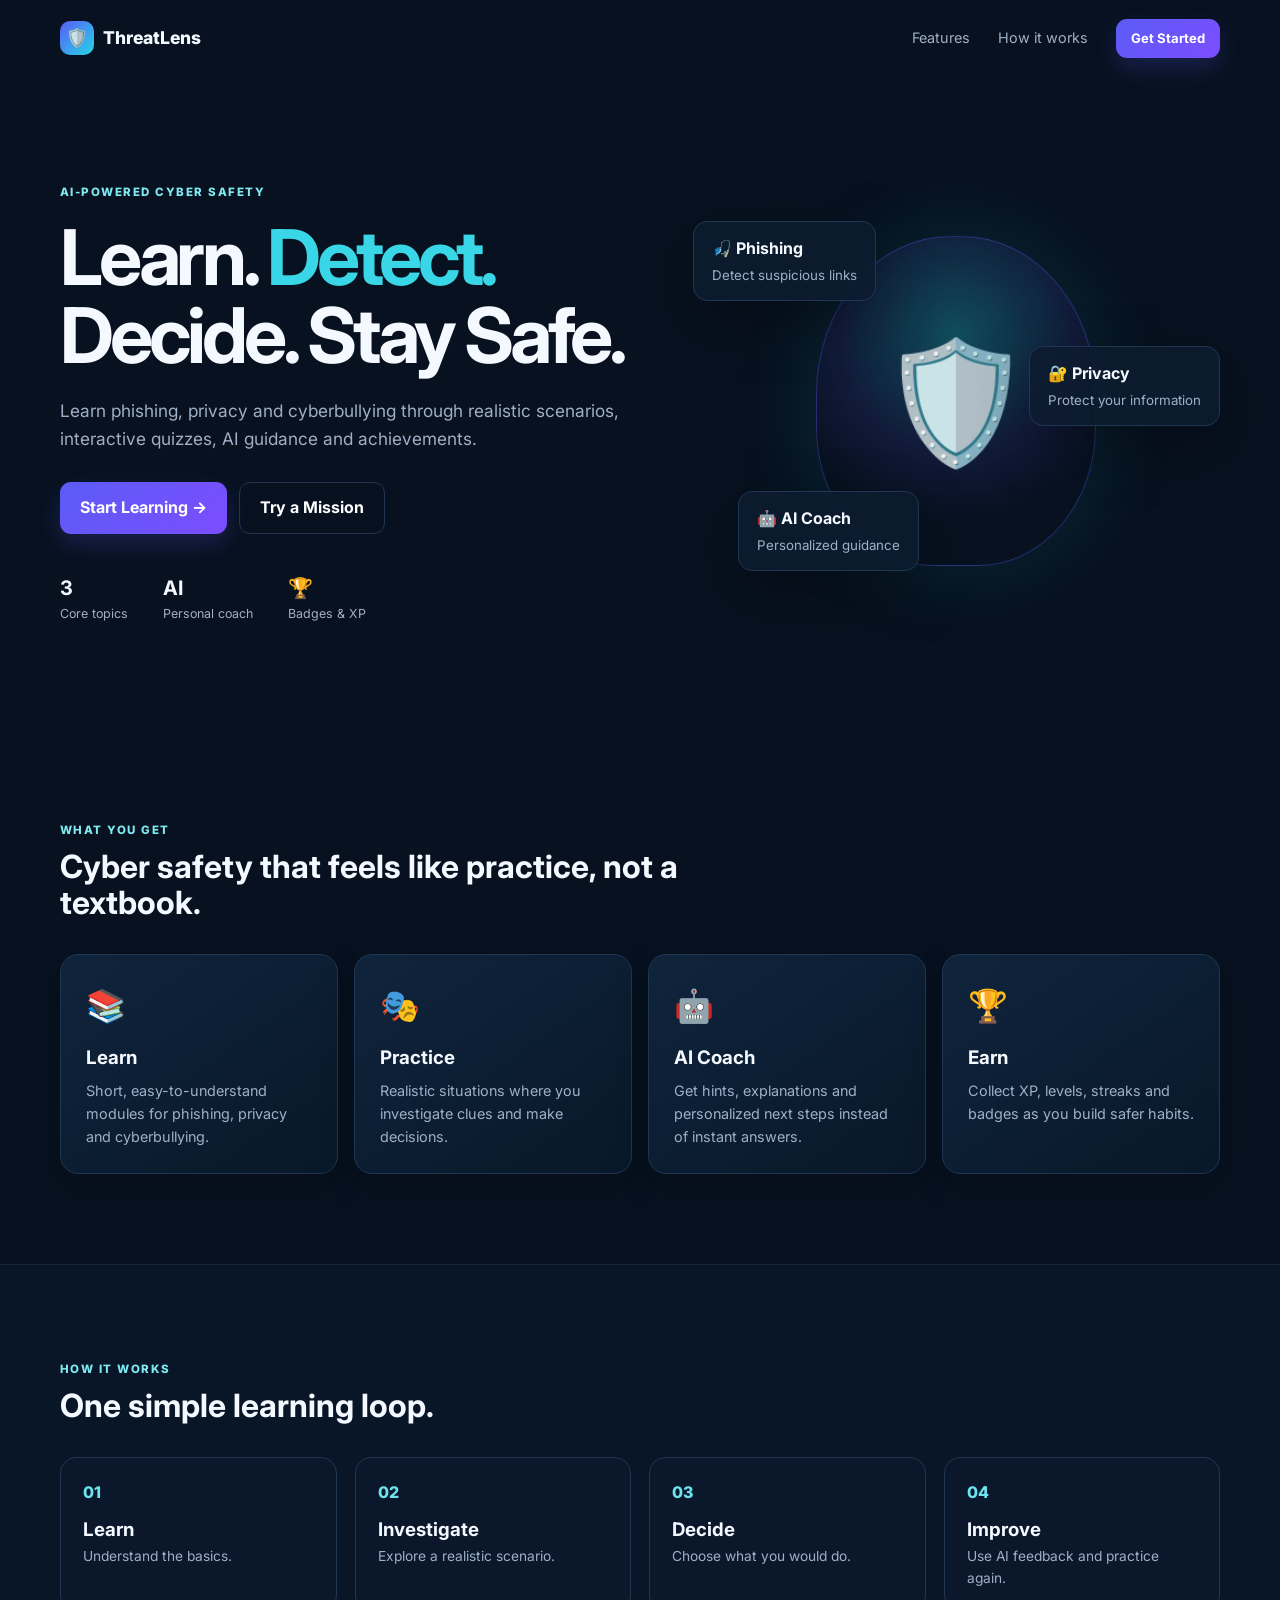
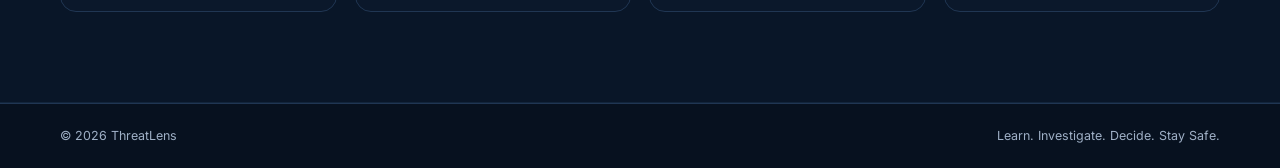
<file: threatlens_prototype/index.html>
<!DOCTYPE html>
<html lang="en">
<head>
  <meta charset="UTF-8">
  <meta name="viewport" content="width=device-width, initial-scale=1.0">
  <title>ThreatLens | Cyber Safety Learning</title>
  <link rel="stylesheet" href="style.css">
</head>
<body class="landing-page">
  <header class="navbar container">
    <a class="brand" href="index.html"><span class="brand-icon">🛡️</span> ThreatLens</a>
    <nav>
      <a href="#features">Features</a>
      <a href="#how-it-works">How it works</a>
      <a href="login.html" class="btn btn-small">Get Started</a>
    </nav>
  </header>

  <main>
    <section class="hero container">
      <div class="hero-copy">
        <span class="eyebrow">AI-POWERED CYBER SAFETY</span>
        <h1>Learn. <span>Detect.</span><br>Decide. Stay Safe.</h1>
        <p>Learn phishing, privacy and cyberbullying through realistic scenarios, interactive quizzes, AI guidance and achievements.</p>
        <div class="hero-actions">
          <a href="login.html" class="btn">Start Learning →</a>
          <a href="mission.html" class="btn btn-ghost">Try a Mission</a>
        </div>
        <div class="hero-stats">
          <div><strong>3</strong><span>Core topics</span></div>
          <div><strong>AI</strong><span>Personal coach</span></div>
          <div><strong>🏆</strong><span>Badges & XP</span></div>
        </div>
      </div>
      <div class="hero-visual">
        <div class="shield-orb">🛡️</div>
        <div class="float-card card-one">🎣 Phishing<br><small>Detect suspicious links</small></div>
        <div class="float-card card-two">🔐 Privacy<br><small>Protect your information</small></div>
        <div class="float-card card-three">🤖 AI Coach<br><small>Personalized guidance</small></div>
      </div>
    </section>

    <section id="features" class="section container">
      <div class="section-heading"><span class="eyebrow">WHAT YOU GET</span><h2>Cyber safety that feels like practice, not a textbook.</h2></div>
      <div class="feature-grid">
        <article class="feature-card"><div class="feature-icon">📚</div><h3>Learn</h3><p>Short, easy-to-understand modules for phishing, privacy and cyberbullying.</p></article>
        <article class="feature-card"><div class="feature-icon">🎭</div><h3>Practice</h3><p>Realistic situations where you investigate clues and make decisions.</p></article>
        <article class="feature-card"><div class="feature-icon">🤖</div><h3>AI Coach</h3><p>Get hints, explanations and personalized next steps instead of instant answers.</p></article>
        <article class="feature-card"><div class="feature-icon">🏆</div><h3>Earn</h3><p>Collect XP, levels, streaks and badges as you build safer habits.</p></article>
      </div>
    </section>

    <section id="how-it-works" class="section section-alt">
      <div class="container">
        <div class="section-heading"><span class="eyebrow">HOW IT WORKS</span><h2>One simple learning loop.</h2></div>
        <div class="steps">
          <div><span>01</span><h3>Learn</h3><p>Understand the basics.</p></div>
          <div><span>02</span><h3>Investigate</h3><p>Explore a realistic scenario.</p></div>
          <div><span>03</span><h3>Decide</h3><p>Choose what you would do.</p></div>
          <div><span>04</span><h3>Improve</h3><p>Use AI feedback and practice again.</p></div>
        </div>
      </div>
    </section>
  </main>

  <footer class="footer"><div class="container"><span>© 2026 ThreatLens</span><span>Learn. Investigate. Decide. Stay Safe.</span></div></footer>
  <script src="app.js"></script>
</body>
</html>
</file>
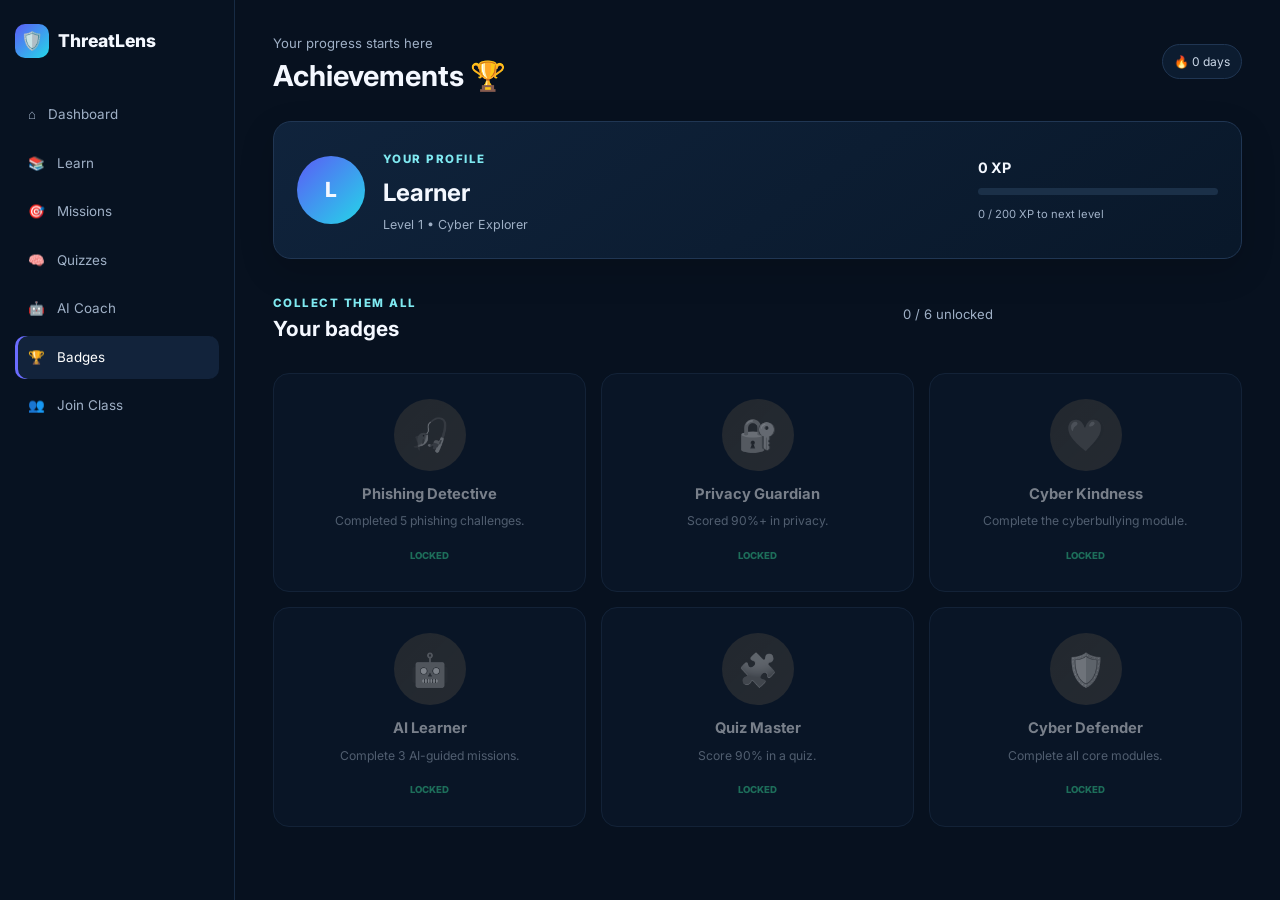
<file: threatlens_prototype/badges.html>
<!DOCTYPE html>
<html lang="en">
<head>
  <meta charset="UTF-8">
  <meta name="viewport" content="width=device-width, initial-scale=1.0">
  <title>Achievements | ThreatLens</title>
  <link rel="stylesheet" href="style.css">
</head>
<body>
  <div class="app-shell">
    <aside class="sidebar">
      <a class="brand" href="dashboard.html"><span class="brand-icon">🛡️</span> ThreatLens</a>
      <nav class="side-nav">
        <a href="dashboard.html">⌂ <span>Dashboard</span></a><a href="learn.html">📚 <span>Learn</span></a><a href="mission.html">🎯 <span>Missions</span></a><a href="quiz.html">🧠 <span>Quizzes</span></a><a href="coach.html">🤖 <span>AI Coach</span></a><a class="active" href="badges.html">🏆 <span>Badges</span></a><a href="join-class.html">👥 <span>Join Class</span></a><a id="teacherNav" href="teacher.html" class="hidden">👨‍🏫 <span>Teacher Dashboard</span></a>
      </nav>
    </aside>
    <main class="main-content">
      <header class="topbar"><div><span class="muted">Your progress starts here</span><h1>Achievements 🏆</h1></div><span class="pill">🔥 <span id="streakText">0 days</span></span></header>
      <section class="profile-banner">
        <div class="avatar big" id="badgeAvatar">A</div><div><span class="eyebrow">YOUR PROFILE</span><h2 id="badgeName">Learner</h2><p>Level <span id="badgeLevel">1</span> • Cyber Explorer</p></div><div class="profile-xp"><b><span id="badgeXP">0</span> XP</b><div class="progress-bar"><i id="badgeProgress" style="width:0%"></i></div><small><span id="badgeXP2">0</span> / 200 XP to next level</small></div>
      </section>
      <div class="section-heading row-heading"><div><span class="eyebrow">COLLECT THEM ALL</span><h2>Your badges</h2></div><span class="muted" id="badgeUnlockedText">0 / 6 unlocked</span></div>
      <section class="badge-grid">
        <article class="badge-card"><div class="badge-icon">🎣</div><h3>Phishing Detective</h3><p>Completed 5 phishing challenges.</p><span>LOCKED</span></article>
        <article class="badge-card"><div class="badge-icon">🔐</div><h3>Privacy Guardian</h3><p>Scored 90%+ in privacy.</p><span>LOCKED</span></article>
        <article class="badge-card"><div class="badge-icon">💙</div><h3>Cyber Kindness</h3><p>Complete the cyberbullying module.</p><span>LOCKED</span></article>
        <article class="badge-card"><div class="badge-icon">🤖</div><h3>AI Learner</h3><p>Complete 3 AI-guided missions.</p><span>LOCKED</span></article>
        <article class="badge-card"><div class="badge-icon">🧩</div><h3>Quiz Master</h3><p>Score 90% in a quiz.</p><span>LOCKED</span></article>
        <article class="badge-card"><div class="badge-icon">🛡️</div><h3>Cyber Defender</h3><p>Complete all core modules.</p><span>LOCKED</span></article>
      </section>
    </main>
  </div>
  <script src="app.js"></script>
</body>
</html>
</file>
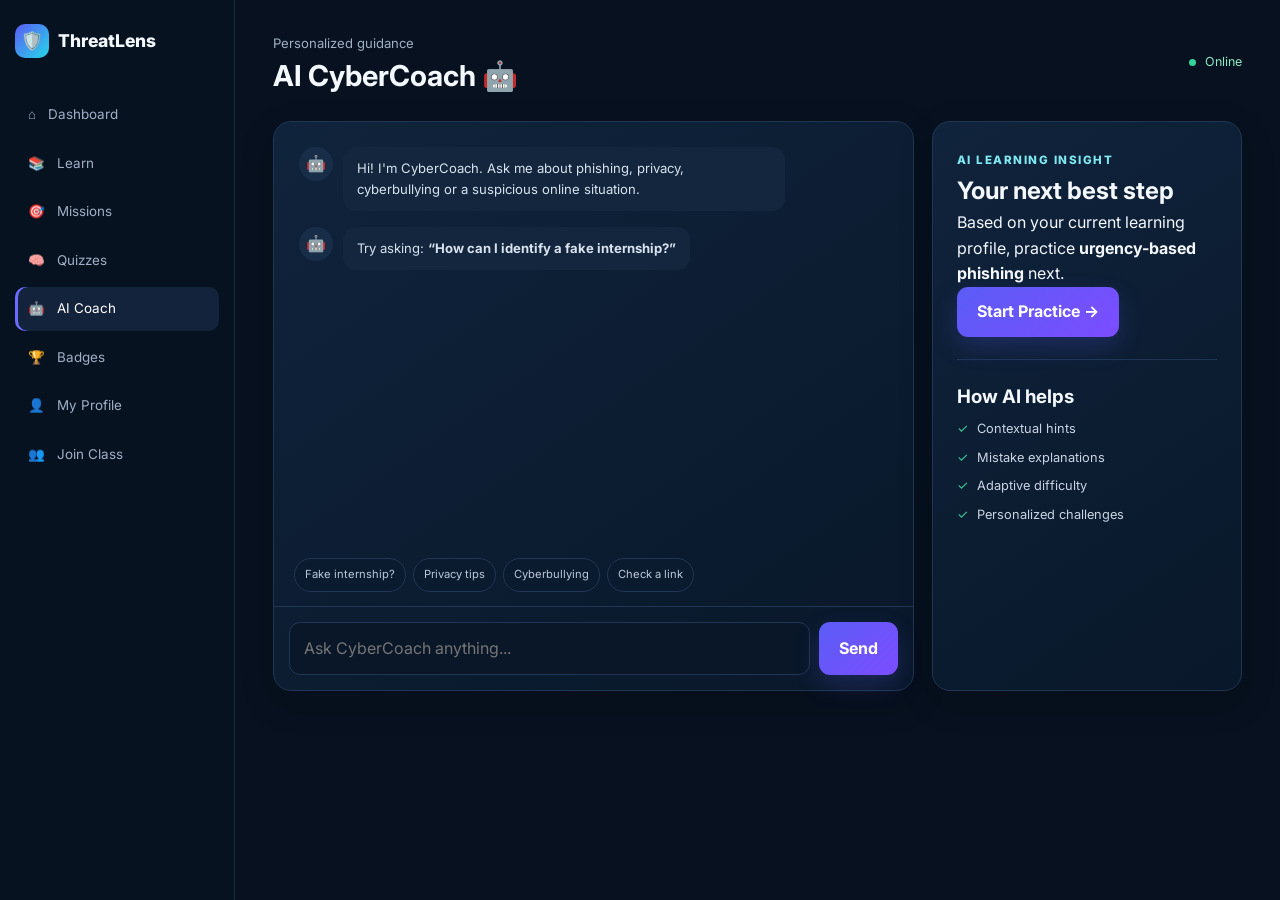
<file: threatlens_prototype/coach.html>
<!DOCTYPE html>
<html lang="en">
<head>
  <meta charset="UTF-8">
  <meta name="viewport" content="width=device-width, initial-scale=1.0">
  <title>AI CyberCoach | ThreatLens</title>
  <link rel="stylesheet" href="style.css">
</head>
<body>
  <div class="app-shell">
    <aside class="sidebar">
      <a class="brand" href="dashboard.html"><span class="brand-icon">🛡️</span> ThreatLens</a>
      <nav class="side-nav">
        <a href="dashboard.html">⌂ <span>Dashboard</span></a><a href="learn.html">📚 <span>Learn</span></a><a href="mission.html">🎯 <span>Missions</span></a><a href="quiz.html">🧠 <span>Quizzes</span></a><a class="active" href="coach.html">🤖 <span>AI Coach</span></a><a href="badges.html">🏆 <span>Badges</span></a><a href="profile.html">👤 <span>My Profile</span></a><a href="join-class.html">👥 <span>Join Class</span></a><a id="teacherNav" href="teacher.html" class="hidden">👨‍🏫 <span>Teacher Dashboard</span></a>
      </nav>
    </aside>
    <main class="main-content">
      <header class="topbar"><div><span class="muted">Personalized guidance</span><h1>AI CyberCoach 🤖</h1></div><span class="online"><i></i> Online</span></header>
      <div class="coach-page">
        <section class="chat-card">
          <div id="chatMessages" class="chat-messages">
            <div class="chat-row bot"><div class="chat-avatar">🤖</div><div class="bubble">Hi! I'm CyberCoach. Ask me about phishing, privacy, cyberbullying or a suspicious online situation.</div></div>
            <div class="chat-row bot"><div class="chat-avatar">🤖</div><div class="bubble">Try asking: <b>“How can I identify a fake internship?”</b></div></div>
          </div>
          <div class="suggestions">
            <button data-question="How can I identify a fake internship?">Fake internship?</button>
            <button data-question="What information should I keep private?">Privacy tips</button>
            <button data-question="What should I do about cyberbullying?">Cyberbullying</button>
            <button data-question="How do I check a suspicious link?">Check a link</button>
          </div>
          <form id="chatForm" class="chat-input"><input id="chatInput" placeholder="Ask CyberCoach anything..." required><button class="btn" type="submit">Send</button></form>
        </section>
        <aside class="insight-card">
          <span class="eyebrow">AI LEARNING INSIGHT</span>
          <h2>Your next best step</h2>
          <p>Based on your current learning profile, practice <b>urgency-based phishing</b> next.</p>
          <a href="mission.html?topic=phishing" class="btn">Start Practice →</a>
          <hr>
          <h3>How AI helps</h3>
          <ul class="check-list"><li>Contextual hints</li><li>Mistake explanations</li><li>Adaptive difficulty</li><li>Personalized challenges</li></ul>
        </aside>
      </div>
    </main>
  </div>
  <script src="app.js"></script>
</body>
</html>
</file>
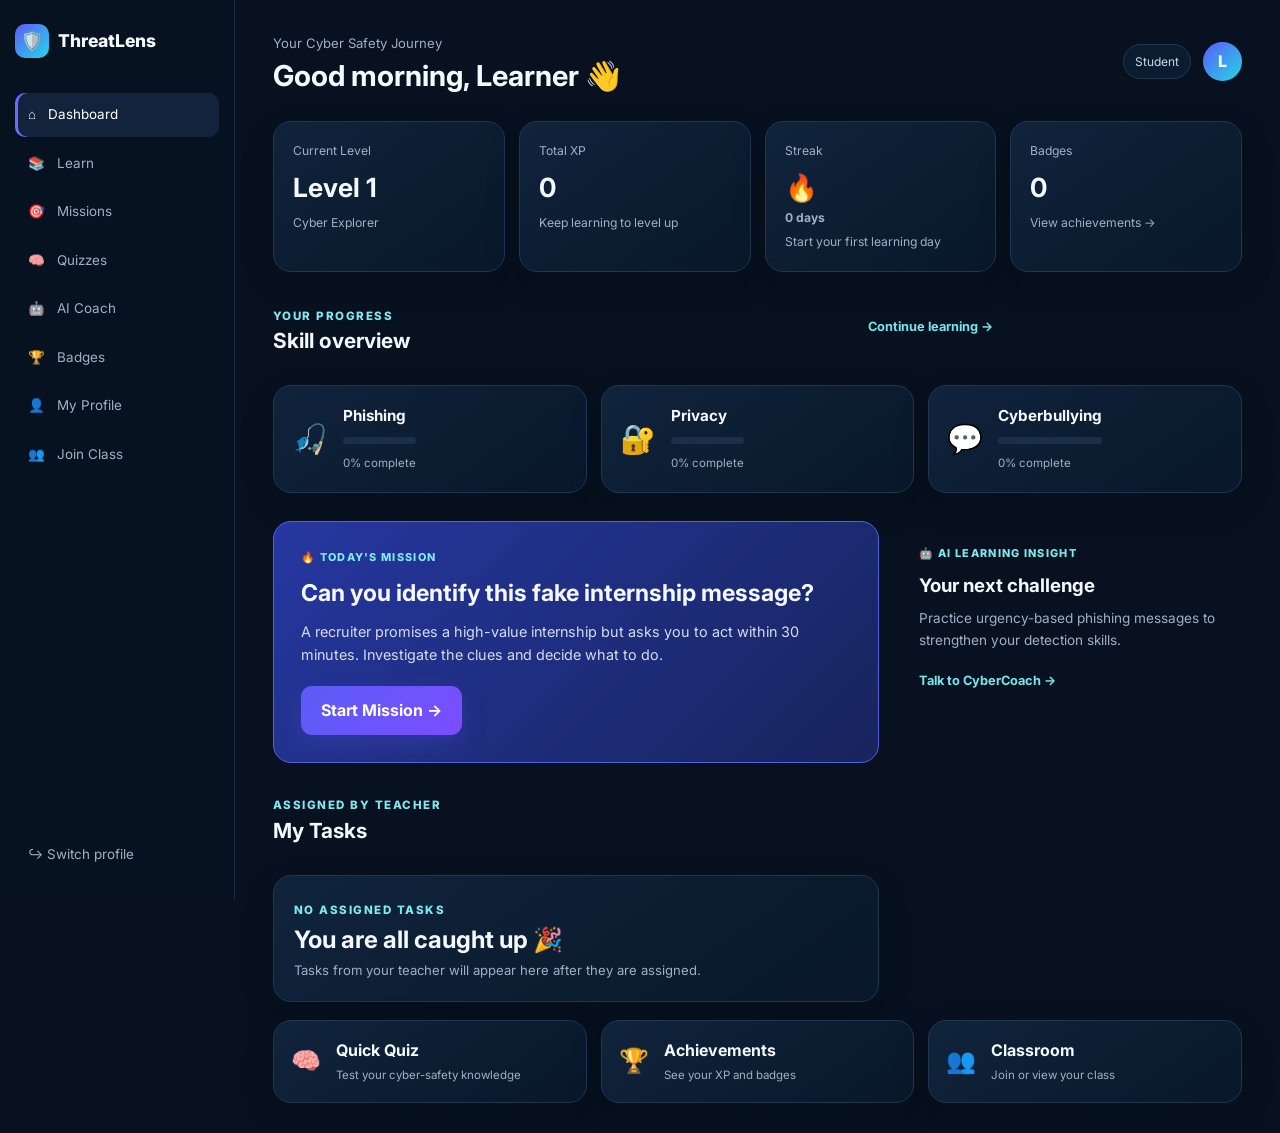
<file: threatlens_prototype/dashboard.html>
<!DOCTYPE html>
<html lang="en">
<head>
  <meta charset="UTF-8">
  <meta name="viewport" content="width=device-width, initial-scale=1.0">
  <title>Dashboard | ThreatLens</title>
  <link rel="stylesheet" href="style.css">
</head>
<body>
  <div class="app-shell">
    <aside class="sidebar">
      <a class="brand" href="dashboard.html"><span class="brand-icon">🛡️</span> ThreatLens</a>
      <nav class="side-nav">
        <a class="active" href="dashboard.html">⌂ <span>Dashboard</span></a>
        <a href="learn.html">📚 <span>Learn</span></a>
        <a href="mission.html">🎯 <span>Missions</span></a>
        <a href="quiz.html">🧠 <span>Quizzes</span></a>
        <a href="coach.html">🤖 <span>AI Coach</span></a>
        <a href="badges.html">🏆 <span>Badges</span></a><a href="profile.html">👤 <span>My Profile</span></a>
        <a href="join-class.html" id="joinClassNav">👥 <span>Join Class</span></a>
        <a id="teacherNav" href="teacher.html" class="hidden">👨‍🏫 <span>Teacher Dashboard</span></a>
      </nav>
      <a href="login.html" class="side-bottom">↪ Switch profile</a>
    </aside>

    <main class="main-content">
      <header class="topbar">
        <div><span class="muted">Your Cyber Safety Journey</span><h1>Good morning, <span id="dashboardName">Learner</span> 👋</h1></div>
        <div class="topbar-actions"><span class="pill" id="rolePill">Student</span><a class="avatar" href="profile.html" id="avatar">A</a></div>
      </header>

      <section class="stats-grid">
        <div class="stat-card"><span>Current Level</span><strong id="levelText">Level 1</strong><small>Cyber Explorer</small></div>
        <div class="stat-card"><span>Total XP</span><strong id="xpText">0</strong><small>Keep learning to level up</small></div>
        <div class="stat-card"><span>Streak</span><strong>🔥 <span id="streakText">0 days</span></strong><small>Start your first learning day</small></div>
        <div class="stat-card"><span>Badges</span><strong id="badgeCount">0</strong><small>View achievements →</small></div>
      </section>

      <section class="section-heading row-heading"><div><span class="eyebrow">YOUR PROGRESS</span><h2>Skill overview</h2></div><a href="learn.html" class="text-link">Continue learning →</a></section>
      <section class="progress-grid">
        <a class="progress-card" data-topic-progress="phishing" href="mission.html?topic=phishing"><span>🎣</span><div><h3>Phishing</h3><div class="progress-bar"><i style="width:0%"></i></div><small>0% complete</small></div></a>
        <a class="progress-card" data-topic-progress="privacy" href="mission.html?topic=privacy"><span>🔐</span><div><h3>Privacy</h3><div class="progress-bar"><i style="width:0%"></i></div><small>0% complete</small></div></a>
        <a class="progress-card" data-topic-progress="cyberbullying" href="mission.html?topic=cyberbullying"><span>💬</span><div><h3>Cyberbullying</h3><div class="progress-bar"><i style="width:0%"></i></div><small>0% complete</small></div></a>
      </section>

      <section class="dashboard-grid">
        <article class="mission-highlight">
          <div class="card-label">🔥 TODAY'S MISSION</div>
          <h2>Can you identify this fake internship message?</h2>
          <p>A recruiter promises a high-value internship but asks you to act within 30 minutes. Investigate the clues and decide what to do.</p>
          <a href="mission.html" class="btn">Start Mission →</a>
        </article>
        <article class="coach-mini">
          <div class="card-label">🤖 AI LEARNING INSIGHT</div>
          <h3 id="insightTitle">Your next challenge</h3>
          <p id="insightText">Practice urgency-based phishing messages to strengthen your detection skills.</p>
          <a href="coach.html" class="text-link">Talk to CyberCoach →</a>
        </article>
      </section>


      <section class="section-heading row-heading" style="margin-top:28px"><div><span class="eyebrow">ASSIGNED BY TEACHER</span><h2>My Tasks</h2></div></section>
      <section id="studentTasks" class="dashboard-grid"></section>

      <section class="quick-grid">
        <a href="quiz.html" class="quick-card"><span>🧠</span><div><b>Quick Quiz</b><small>Test your cyber-safety knowledge</small></div></a>
        <a href="badges.html" class="quick-card"><span>🏆</span><div><b>Achievements</b><small>See your XP and badges</small></div></a>
        <a href="join-class.html" class="quick-card"><span>👥</span><div><b>Classroom</b><small>Join or view your class</small></div></a>
      </section>
    </main>
  </div>
  <script src="app.js"></script><script>if(!requireLearnerRole()) {}</script>
</body>
</html>
</file>
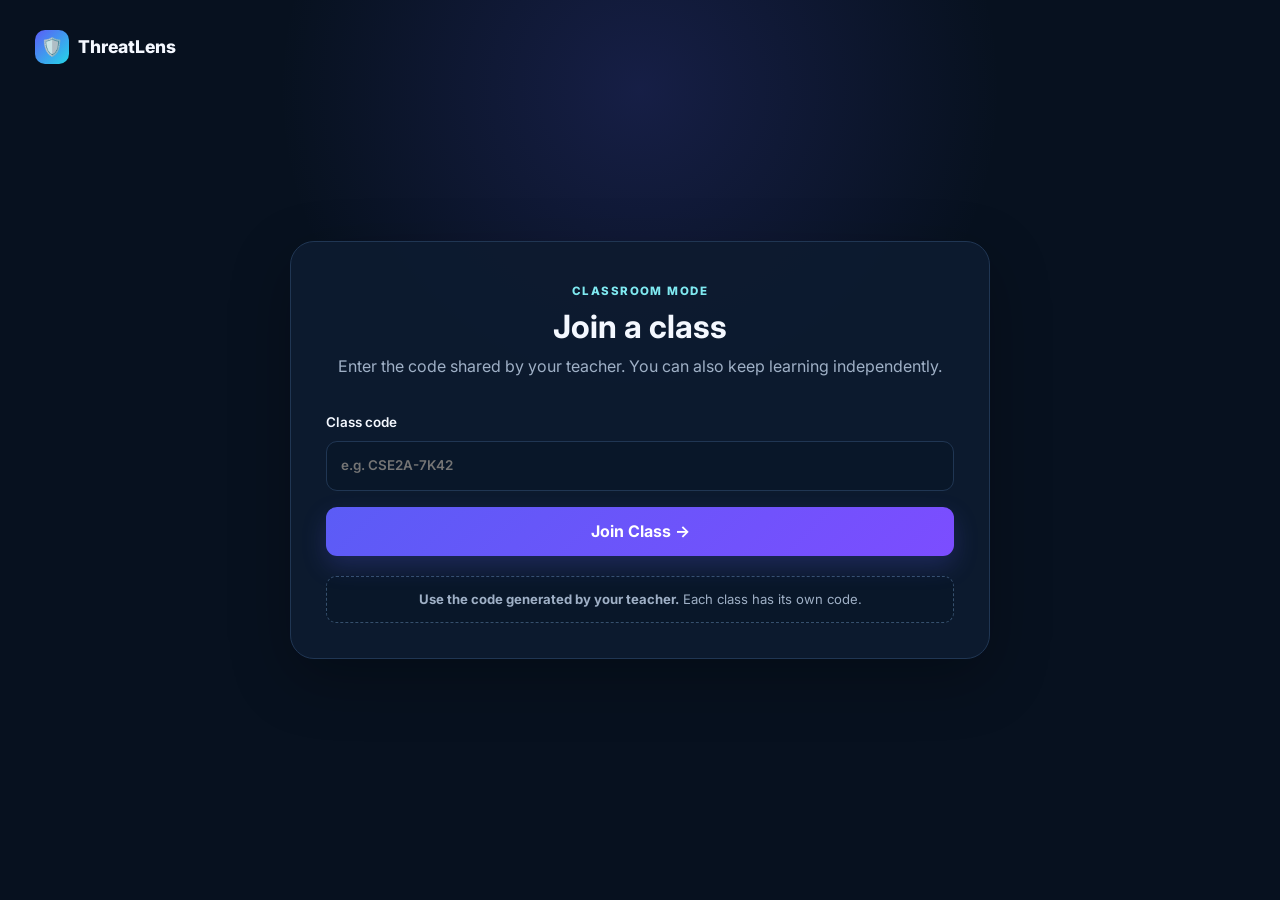
<file: threatlens_prototype/join-class.html>
<!DOCTYPE html>
<html lang="en">
<head>
  <meta charset="UTF-8">
  <meta name="viewport" content="width=device-width, initial-scale=1.0">
  <title>Join Class | ThreatLens</title>
  <link rel="stylesheet" href="style.css">
</head>
<body>
  <div class="auth-shell">
    <a class="brand auth-brand" href="dashboard.html"><span class="brand-icon">🛡️</span> ThreatLens</a>
    <div class="auth-card wide">
      <div class="section-heading center"><span class="eyebrow">CLASSROOM MODE</span><h1>Join a class</h1><p>Enter the code shared by your teacher. You can also keep learning independently.</p></div>
      <form id="classForm">
        <label class="form-label">Class code
          <input id="classCode" type="text" placeholder="e.g. CSE2A-7K42" required>
        </label>
        <button class="btn full" type="submit">Join Class →</button>
      </form>
      <div id="classSuccess" class="success-panel hidden">
        <div class="success-icon">✓</div>
        <h2>You've joined the class!</h2>
        <p id="classDetails">ABC Engineering College • CSE • 2nd Year • Section A</p>
        <a href="dashboard.html" class="btn">Go to Dashboard →</a>
      </div>
      <div class="demo-code"><b>Use the code generated by your teacher.</b> Each class has its own code.</div>
    </div>
  </div>
  <script src="app.js"></script><script>if(!requireRole('student')){}</script>
</body>
</html>
</file>
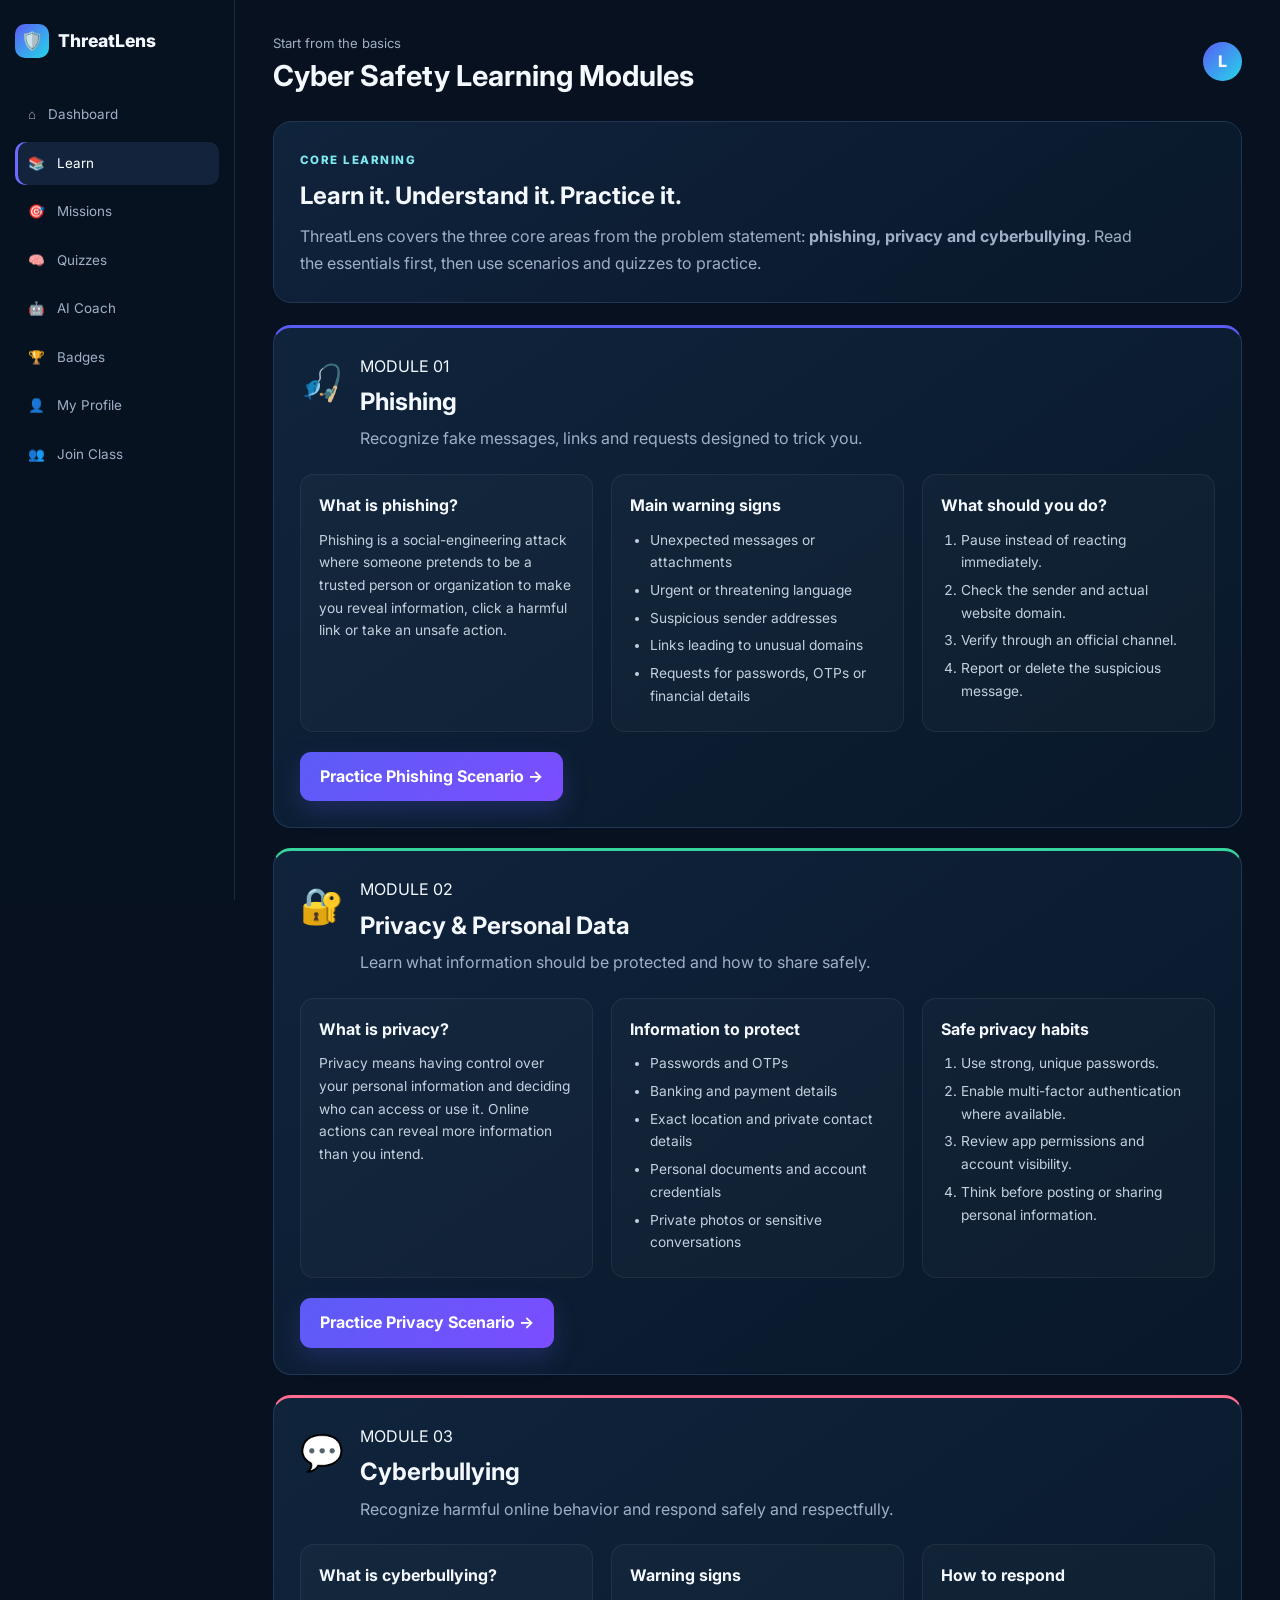
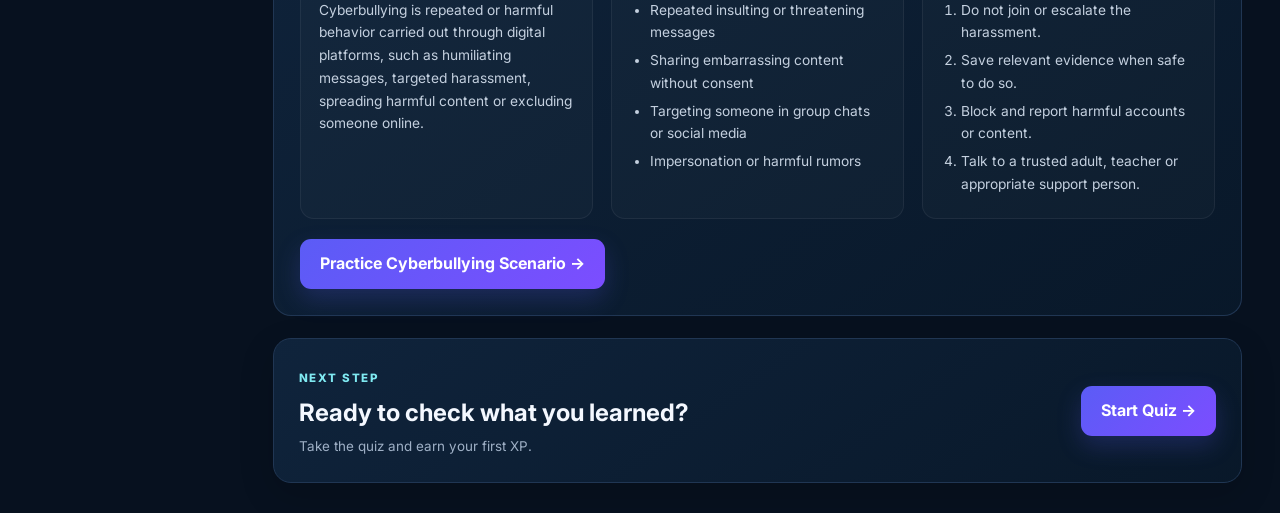
<file: threatlens_prototype/learn.html>
<!DOCTYPE html>
<html lang="en">
<head>
  <meta charset="UTF-8">
  <meta name="viewport" content="width=device-width, initial-scale=1.0">
  <title>Learn | ThreatLens</title>
  <link rel="stylesheet" href="style.css">
</head>
<body>
  <div class="app-shell">
    <aside class="sidebar">
      <a class="brand" href="dashboard.html"><span class="brand-icon">🛡️</span> ThreatLens</a>
      <nav class="side-nav">
        <a href="dashboard.html">⌂ <span>Dashboard</span></a>
        <a class="active" href="learn.html">📚 <span>Learn</span></a>
        <a href="mission.html">🎯 <span>Missions</span></a>
        <a href="quiz.html">🧠 <span>Quizzes</span></a>
        <a href="coach.html">🤖 <span>AI Coach</span></a>
        <a href="badges.html">🏆 <span>Badges</span></a><a href="profile.html">👤 <span>My Profile</span></a>
        <a href="join-class.html">👥 <span>Join Class</span></a>
        <a id="teacherNav" href="teacher.html" class="hidden">👨‍🏫 <span>Teacher Dashboard</span></a>
      </nav>
    </aside>

    <main class="main-content">
      <header class="topbar">
        <div><span class="muted">Start from the basics</span><h1>Cyber Safety Learning Modules</h1></div>
        <a class="avatar" href="badges.html" id="avatar">L</a>
      </header>

      <section class="learning-intro">
        <span class="eyebrow">CORE LEARNING</span>
        <h2>Learn it. Understand it. Practice it.</h2>
        <p>ThreatLens covers the three core areas from the problem statement: <b>phishing, privacy and cyberbullying</b>. Read the essentials first, then use scenarios and quizzes to practice.</p>
      </section>

      <section class="learning-topic-list">
        <article class="learning-topic phishing">
          <div class="learning-topic-head"><div class="topic-icon">🎣</div><div><span class="tag">MODULE 01</span><h2>Phishing</h2><p>Recognize fake messages, links and requests designed to trick you.</p></div></div>
          <div class="content-grid">
            <div><h3>What is phishing?</h3><p>Phishing is a social-engineering attack where someone pretends to be a trusted person or organization to make you reveal information, click a harmful link or take an unsafe action.</p></div>
            <div><h3>Main warning signs</h3><ul><li>Unexpected messages or attachments</li><li>Urgent or threatening language</li><li>Suspicious sender addresses</li><li>Links leading to unusual domains</li><li>Requests for passwords, OTPs or financial details</li></ul></div>
            <div><h3>What should you do?</h3><ol><li>Pause instead of reacting immediately.</li><li>Check the sender and actual website domain.</li><li>Verify through an official channel.</li><li>Report or delete the suspicious message.</li></ol></div>
          </div>
          <div class="teacher-only teacher-extension">
            <div class="teacher-extension-title">👨‍🏫 Teacher Learning Extension <span>For educators</span></div>
            <div class="teacher-extension-grid">
              <div><h3>How to explain it</h3><p>Teach phishing as a “pause and verify” habit. Ask learners to identify the sender, urgency, link/domain and information being requested before deciding what to do.</p></div>
              <div><h3>Classroom activity</h3><p>Show a safe sample message and ask learners to circle three red flags. Then let them explain which clue made them suspicious.</p></div>
              <div><h3>Key takeaway</h3><p>Trusted branding is not proof of authenticity. Encourage learners to verify through a known official website or contact method.</p></div>
            </div>
          </div>
          <a href="mission.html?topic=phishing" class="btn">Practice Phishing Scenario →</a>
        </article>

        <article class="learning-topic privacy">
          <div class="learning-topic-head"><div class="topic-icon">🔐</div><div><span class="tag">MODULE 02</span><h2>Privacy & Personal Data</h2><p>Learn what information should be protected and how to share safely.</p></div></div>
          <div class="content-grid">
            <div><h3>What is privacy?</h3><p>Privacy means having control over your personal information and deciding who can access or use it. Online actions can reveal more information than you intend.</p></div>
            <div><h3>Information to protect</h3><ul><li>Passwords and OTPs</li><li>Banking and payment details</li><li>Exact location and private contact details</li><li>Personal documents and account credentials</li><li>Private photos or sensitive conversations</li></ul></div>
            <div><h3>Safe privacy habits</h3><ol><li>Use strong, unique passwords.</li><li>Enable multi-factor authentication where available.</li><li>Review app permissions and account visibility.</li><li>Think before posting or sharing personal information.</li></ol></div>
          </div>
          <div class="teacher-only teacher-extension">
            <div class="teacher-extension-title">👨‍🏫 Teacher Learning Extension <span>For educators</span></div>
            <div class="teacher-extension-grid">
              <div><h3>How to explain it</h3><p>Help learners separate information into public, personal and sensitive categories. Emphasize that sharing less information reduces unnecessary exposure.</p></div>
              <div><h3>Classroom activity</h3><p>Give learners everyday examples such as a school form, social post or app permission and ask: “What should be shared, with whom, and why?”</p></div>
              <div><h3>Key takeaway</h3><p>Privacy is an ongoing habit. Review account visibility, permissions, passwords and multi-factor authentication regularly.</p></div>
            </div>
          </div>
          <a href="mission.html?topic=privacy" class="btn">Practice Privacy Scenario →</a>
        </article>

        <article class="learning-topic cyberbullying">
          <div class="learning-topic-head"><div class="topic-icon">💬</div><div><span class="tag">MODULE 03</span><h2>Cyberbullying</h2><p>Recognize harmful online behavior and respond safely and respectfully.</p></div></div>
          <div class="content-grid">
            <div><h3>What is cyberbullying?</h3><p>Cyberbullying is repeated or harmful behavior carried out through digital platforms, such as humiliating messages, targeted harassment, spreading harmful content or excluding someone online.</p></div>
            <div><h3>Warning signs</h3><ul><li>Repeated insulting or threatening messages</li><li>Sharing embarrassing content without consent</li><li>Targeting someone in group chats or social media</li><li>Impersonation or harmful rumors</li></ul></div>
            <div><h3>How to respond</h3><ol><li>Do not join or escalate the harassment.</li><li>Save relevant evidence when safe to do so.</li><li>Block and report harmful accounts or content.</li><li>Talk to a trusted adult, teacher or appropriate support person.</li></ol></div>
          </div>
          <div class="teacher-only teacher-extension">
            <div class="teacher-extension-title">👨‍🏫 Teacher Learning Extension <span>For educators</span></div>
            <div class="teacher-extension-grid">
              <div><h3>How to explain it</h3><p>Focus on recognizing harmful patterns, protecting the person targeted, and responding without escalating the situation or sharing harmful content further.</p></div>
              <div><h3>Classroom activity</h3><p>Discuss a fictional group-chat scenario. Ask learners what they could do as the target, a bystander and a trusted adult or teacher.</p></div>
              <div><h3>Key takeaway</h3><p>Support, reporting and safe documentation matter. Teachers should encourage learners to seek trusted help rather than handle serious harassment alone.</p></div>
            </div>
          </div>
          <a href="mission.html?topic=cyberbullying" class="btn">Practice Cyberbullying Scenario →</a>
        </article>
      </section>

      <section class="callout"><div><span class="eyebrow">NEXT STEP</span><h2>Ready to check what you learned?</h2><p>Take the quiz and earn your first XP.</p></div><a href="quiz.html" class="btn">Start Quiz →</a></section>
    </main>
  </div>
  <script src="app.js"></script>
</body>
</html>
</file>
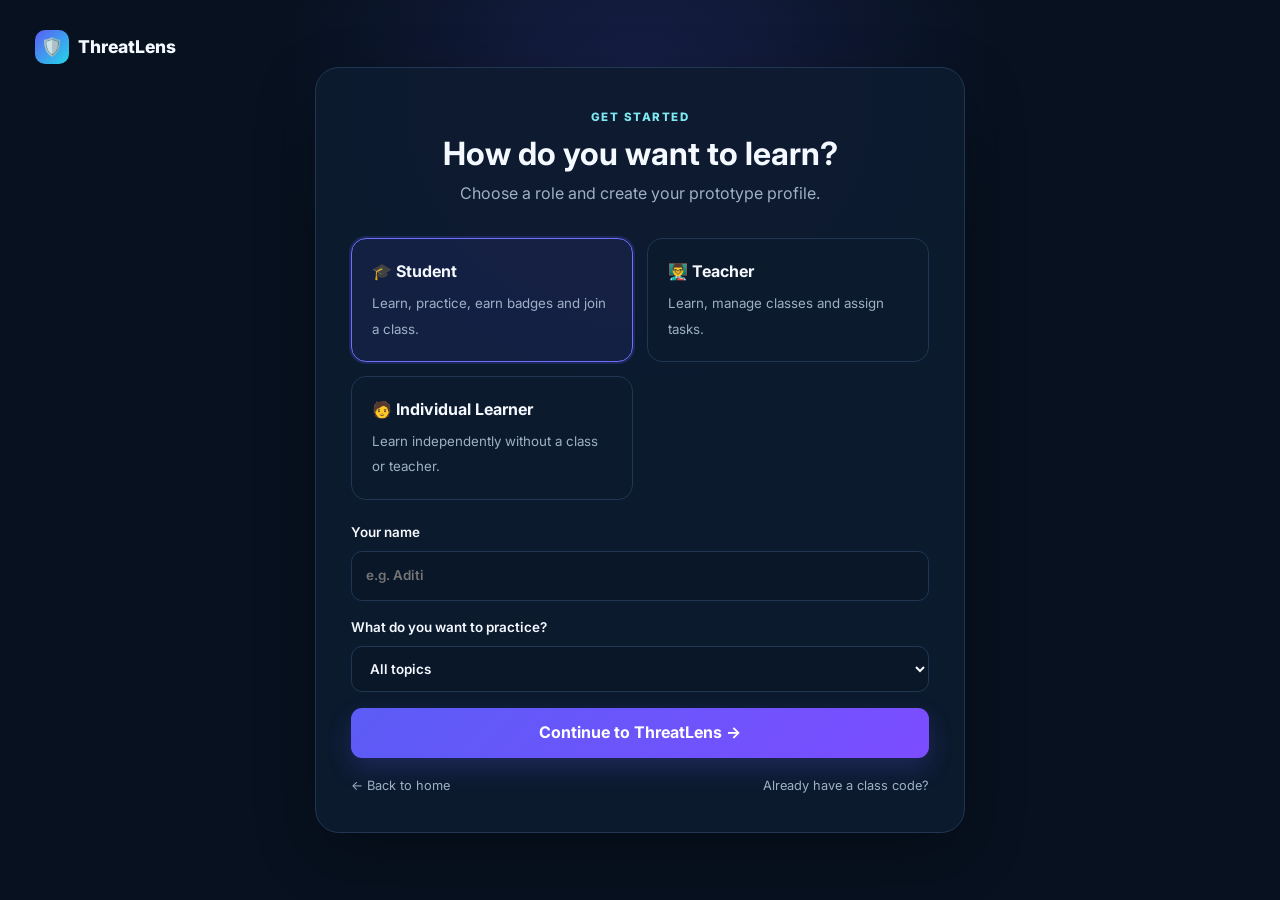
<file: threatlens_prototype/login.html>
<!DOCTYPE html>
<html lang="en">
<head>
  <meta charset="UTF-8">
  <meta name="viewport" content="width=device-width, initial-scale=1.0">
  <title>Get Started | ThreatLens</title>
  <link rel="stylesheet" href="style.css">
</head>
<body>
  <div class="auth-shell">
    <a class="brand auth-brand" href="index.html"><span class="brand-icon">🛡️</span> ThreatLens</a>
    <div class="auth-card">
      <div class="section-heading center"><span class="eyebrow">GET STARTED</span><h1>How do you want to learn?</h1><p>Choose a role and create your prototype profile.</p></div>

      <form id="profileForm">
        <div class="role-grid">
          <label class="role-option">
            <input type="radio" name="role" value="student" checked>
            <span class="role-box"><b>🎓 Student</b><small>Learn, practice, earn badges and join a class.</small></span>
          </label>
          <label class="role-option">
            <input type="radio" name="role" value="teacher">
            <span class="role-box"><b>👨‍🏫 Teacher</b><small>Learn, manage classes and assign tasks.</small></span>
          </label>
          <label class="role-option">
            <input type="radio" name="role" value="individual">
            <span class="role-box"><b>🧑 Individual Learner</b><small>Learn independently without a class or teacher.</small></span>
          </label>
        </div>

        <label class="form-label">Your name
          <input id="userName" type="text" placeholder="e.g. Aditi" required>
        </label>

        <div id="individualPasswordFields" class="hidden">
          <label class="form-label">Password
            <input id="individualPassword" type="password" placeholder="Create a password" minlength="6" autocomplete="new-password">
          </label>
          <label class="form-label">Confirm password
            <input id="individualPasswordConfirm" type="password" placeholder="Re-enter password" minlength="6" autocomplete="new-password">
          </label>
          <p class="muted small-note">Individual Learner profiles use a password to keep each learner's progress separate.</p>
        </div>

        <label class="form-label">What do you want to practice?
          <select id="focusTopic">
            <option value="all">All topics</option>
            <option value="phishing">Phishing</option>
            <option value="privacy">Privacy</option>
            <option value="cyberbullying">Cyberbullying</option>
          </select>
        </label>

        <button class="btn full" type="submit">Continue to ThreatLens →</button>
      </form>

      <div class="auth-links">
        <a href="index.html">← Back to home</a>
        <a href="join-class.html">Already have a class code?</a>
      </div>
    </div>
  </div>
  <script src="app.js"></script>
</body>
</html>
</file>
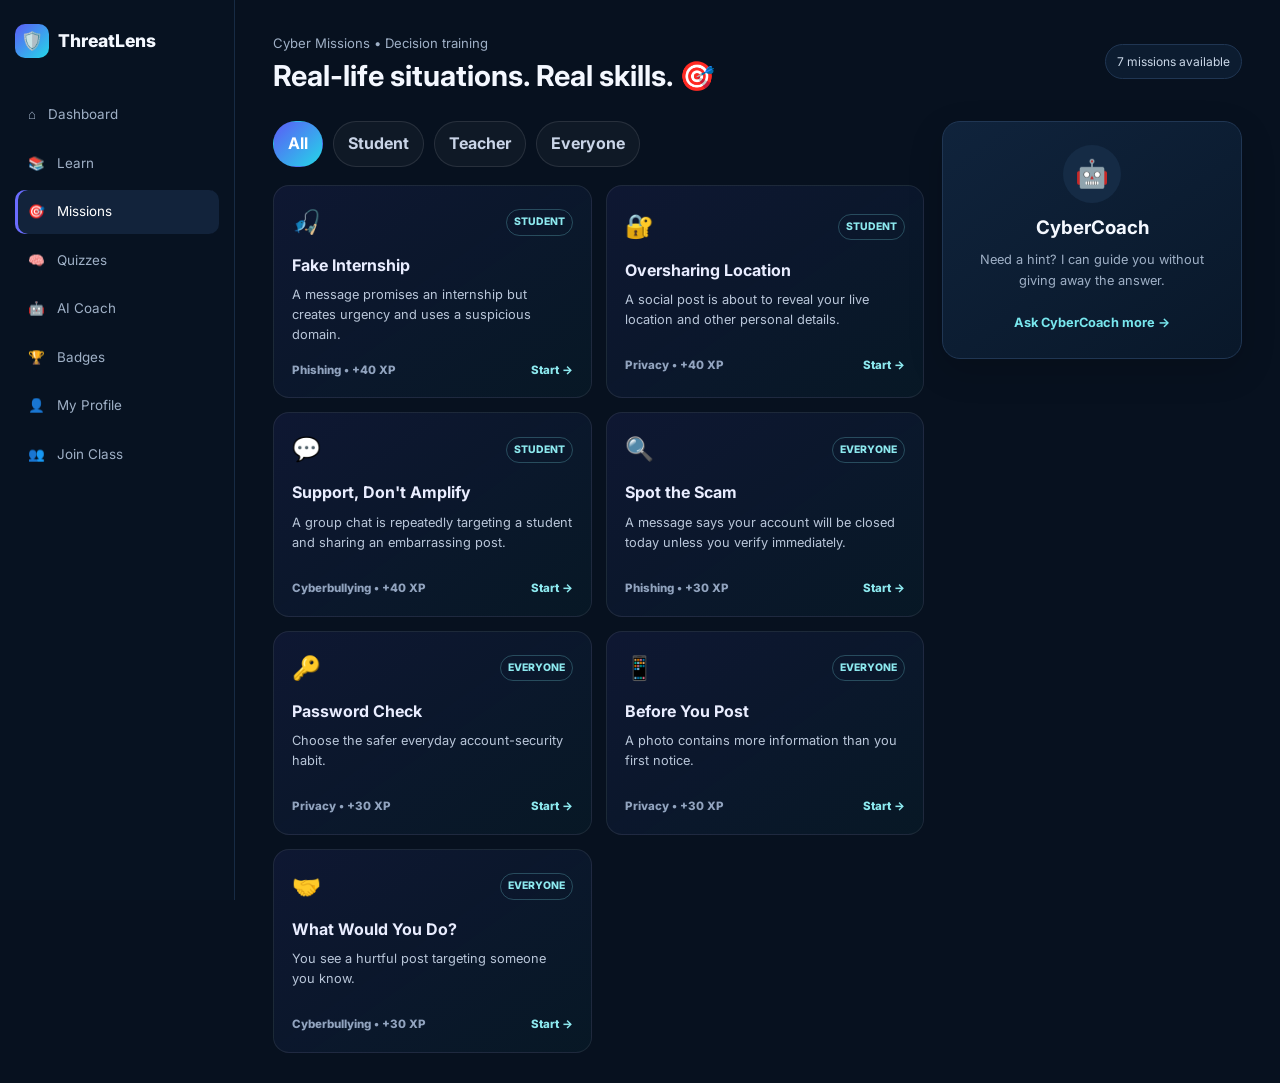
<file: threatlens_prototype/mission.html>
<!DOCTYPE html>
<html lang="en">
<head>
  <meta charset="UTF-8">
  <meta name="viewport" content="width=device-width, initial-scale=1.0">
  <title>Cyber Mission | ThreatLens</title>
  <link rel="stylesheet" href="style.css">
</head>
<body>
  <div class="app-shell">
    <aside class="sidebar">
      <a class="brand" href="dashboard.html"><span class="brand-icon">🛡️</span> ThreatLens</a>
      <nav class="side-nav">
        <a href="dashboard.html">⌂ <span>Dashboard</span></a>
        <a href="learn.html">📚 <span>Learn</span></a>
        <a class="active" href="mission.html">🎯 <span>Missions</span></a>
        <a href="quiz.html">🧠 <span>Quizzes</span></a>
        <a href="coach.html">🤖 <span>AI Coach</span></a>
        <a href="badges.html">🏆 <span>Badges</span></a><a href="profile.html">👤 <span>My Profile</span></a>
        <a href="join-class.html">👥 <span>Join Class</span></a>
        <a id="teacherNav" href="teacher.html" class="hidden">👨‍🏫 <span>Teacher Dashboard</span></a>
      </nav>
    </aside>
    <main class="main-content">
      <header class="topbar"><div><span class="muted">Cyber Missions • Decision training</span><h1 id="missionTitle">Real-life situations. Real skills. 🎯</h1></div><span class="pill" id="missionCounter">Choose a mission</span></header>
      <div class="mission-layout">
        <section>
          <div class="mission-filters" aria-label="Mission categories">
            <button class="mission-filter active" data-mission-filter="all">All</button>
            <button class="mission-filter" data-mission-filter="student">Student</button>
            <button class="mission-filter" data-mission-filter="teacher">Teacher</button>
            <button class="mission-filter" data-mission-filter="common">Everyone</button>
          </div>

          <div id="missionList" class="mission-list"></div>

          <div id="missionWorkspace" class="hidden">
            <div class="scenario-card">
              <div class="message-header"><span id="missionIcon">📩</span><div><b id="sender">career@google-internship.xyz</b><small id="missionMeta">Scenario</small></div><span class="risk" id="riskLabel">HIGH RISK</span></div>
              <div class="message-body" id="messageBody"></div>
            </div>
            <div class="decision-box">
              <div class="card-label">WHAT WOULD YOU DO?</div>
              <div id="missionChoices"></div>
              <div id="decisionResult" class="result-box hidden"></div>
            </div>
          </div>
        </section>

        <aside class="coach-side">
          <div class="coach-avatar">🤖</div><h3>CyberCoach</h3><p class="muted">Need a hint? I can guide you without giving away the answer.</p>
          <button id="hintBtn" class="btn full hidden">Give me a hint</button>
          <div id="hintBox" class="hint-box hidden"></div>
          <a href="coach.html" class="text-link">Ask CyberCoach more →</a>
        </aside>
      </div>
    </main>
  </div>
  <script src="app.js"></script>
</body>
</html>
</file>
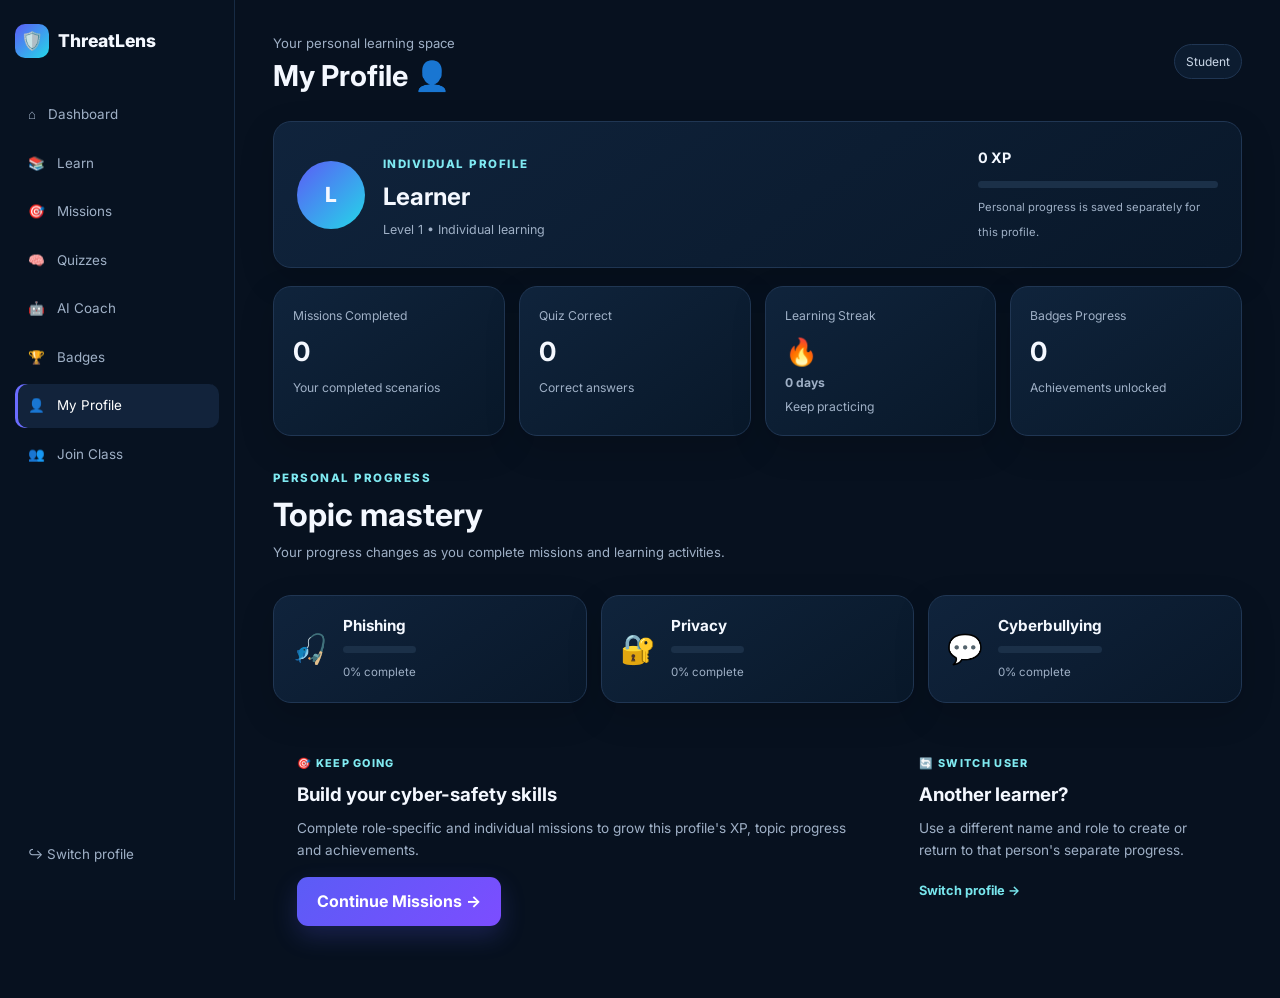
<file: threatlens_prototype/profile.html>
<!DOCTYPE html>
<html lang="en">
<head>
  <meta charset="UTF-8">
  <meta name="viewport" content="width=device-width, initial-scale=1.0">
  <title>My Profile | ThreatLens</title>
  <link rel="stylesheet" href="style.css">
</head>
<body>
  <div class="app-shell">
    <aside class="sidebar">
      <a class="brand" href="dashboard.html"><span class="brand-icon">🛡️</span> ThreatLens</a>
      <nav class="side-nav">
        <a href="dashboard.html">⌂ <span>Dashboard</span></a>
        <a href="learn.html">📚 <span>Learn</span></a>
        <a href="mission.html">🎯 <span>Missions</span></a>
        <a href="quiz.html">🧠 <span>Quizzes</span></a>
        <a href="coach.html">🤖 <span>AI Coach</span></a>
        <a href="badges.html">🏆 <span>Badges</span></a>
        <a class="active" href="profile.html">👤 <span>My Profile</span></a>
        <a href="join-class.html">👥 <span>Join Class</span></a>
        <a id="teacherNav" href="teacher.html" class="hidden">👨‍🏫 <span>Teacher Dashboard</span></a>
      </nav>
      <a href="login.html" class="side-bottom">↪ Switch profile</a>
    </aside>

    <main class="main-content" id="profilePage">
      <header class="topbar">
        <div><span class="muted">Your personal learning space</span><h1>My Profile 👤</h1></div>
        <span class="pill" id="profilePageRole">Student</span>
      </header>

      <section class="profile-banner profile-main-card">
        <div class="avatar big" id="profilePageAvatar">L</div>
        <div>
          <span class="eyebrow">INDIVIDUAL PROFILE</span>
          <h2 id="profilePageName">Learner</h2>
          <p><span id="profilePageLevel">Level 1</span> • <span id="profilePageClass">Individual learning</span></p>
        </div>
        <div class="profile-xp">
          <b><span id="profilePageXP">0</span> XP</b>
          <div class="progress-bar"><i id="profilePageXPBar" style="width:0%"></i></div>
          <small>Personal progress is saved separately for this profile.</small>
        </div>
      </section>

      <section class="stats-grid profile-stats">
        <div class="stat-card"><span>Missions Completed</span><strong id="profilePageMissions">0</strong><small>Your completed scenarios</small></div>
        <div class="stat-card"><span>Quiz Correct</span><strong id="profilePageQuiz">0</strong><small>Correct answers</small></div>
        <div class="stat-card"><span>Learning Streak</span><strong>🔥 <span id="profilePageStreak">0 days</span></strong><small>Keep practicing</small></div>
        <div class="stat-card"><span>Badges Progress</span><strong id="profilePageBadges">0</strong><small>Achievements unlocked</small></div>
      </section>

      <section class="section-heading"><span class="eyebrow">PERSONAL PROGRESS</span><h2>Topic mastery</h2><p class="muted">Your progress changes as you complete missions and learning activities.</p></section>
      <section class="profile-topic-grid">
        <article class="progress-card"><span>🎣</span><div><h3>Phishing</h3><div class="progress-bar"><i data-profile-progress="phishing" style="width:0%"></i></div><small data-profile-label="phishing">0% complete</small></div></article>
        <article class="progress-card"><span>🔐</span><div><h3>Privacy</h3><div class="progress-bar"><i data-profile-progress="privacy" style="width:0%"></i></div><small data-profile-label="privacy">0% complete</small></div></article>
        <article class="progress-card"><span>💬</span><div><h3>Cyberbullying</h3><div class="progress-bar"><i data-profile-progress="cyberbullying" style="width:0%"></i></div><small data-profile-label="cyberbullying">0% complete</small></div></article>
      </section>

      <section class="dashboard-grid">
        <article class="coach-mini">
          <div class="card-label">🎯 KEEP GOING</div>
          <h3>Build your cyber-safety skills</h3>
          <p>Complete role-specific and individual missions to grow this profile's XP, topic progress and achievements.</p>
          <a href="mission.html" class="btn">Continue Missions →</a>
        </article>
        <article class="coach-mini">
          <div class="card-label">🔄 SWITCH USER</div>
          <h3>Another learner?</h3>
          <p>Use a different name and role to create or return to that person's separate progress.</p>
          <a href="login.html" class="text-link">Switch profile →</a>
        </article>
      </section>
    </main>
  </div>
  <script src="app.js"></script>
</body>
</html>
</file>
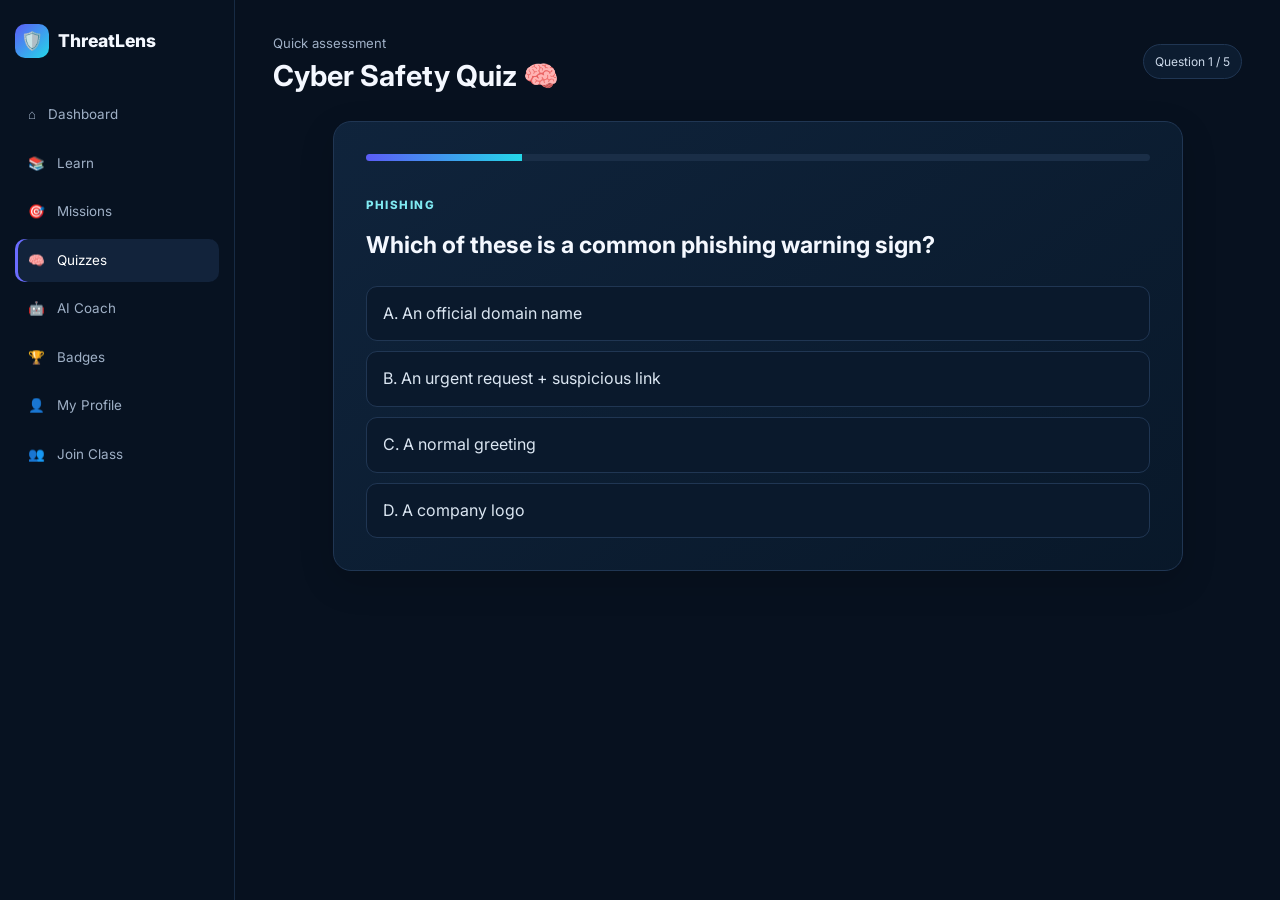
<file: threatlens_prototype/quiz.html>
<!DOCTYPE html>
<html lang="en">
<head>
  <meta charset="UTF-8">
  <meta name="viewport" content="width=device-width, initial-scale=1.0">
  <title>Quiz | ThreatLens</title>
  <link rel="stylesheet" href="style.css">
</head>
<body>
  <div class="app-shell">
    <aside class="sidebar">
      <a class="brand" href="dashboard.html"><span class="brand-icon">🛡️</span> ThreatLens</a>
      <nav class="side-nav">
        <a href="dashboard.html">⌂ <span>Dashboard</span></a><a href="learn.html">📚 <span>Learn</span></a><a href="mission.html">🎯 <span>Missions</span></a><a class="active" href="quiz.html">🧠 <span>Quizzes</span></a><a href="coach.html">🤖 <span>AI Coach</span></a><a href="badges.html">🏆 <span>Badges</span></a><a href="profile.html">👤 <span>My Profile</span></a><a href="join-class.html">👥 <span>Join Class</span></a><a id="teacherNav" href="teacher.html" class="hidden">👨‍🏫 <span>Teacher Dashboard</span></a>
      </nav>
    </aside>
    <main class="main-content">
      <header class="topbar"><div><span class="muted">Quick assessment</span><h1>Cyber Safety Quiz 🧠</h1></div><span class="pill" id="quizCounter">Question 1 / 5</span></header>
      <section class="quiz-card">
        <div class="quiz-progress"><i id="quizProgress" style="width:20%"></i></div>
        <span class="eyebrow" id="quizTopic">PHISHING</span>
        <h2 id="questionText">Which of these is a common phishing warning sign?</h2>
        <div id="options" class="options"></div>
        <div id="quizFeedback" class="result-box hidden"></div>
        <button id="nextQuestion" class="btn hidden">Next Question →</button>
      </section>
    </main>
  </div>
  <script src="app.js"></script>
</body>
</html>
</file>
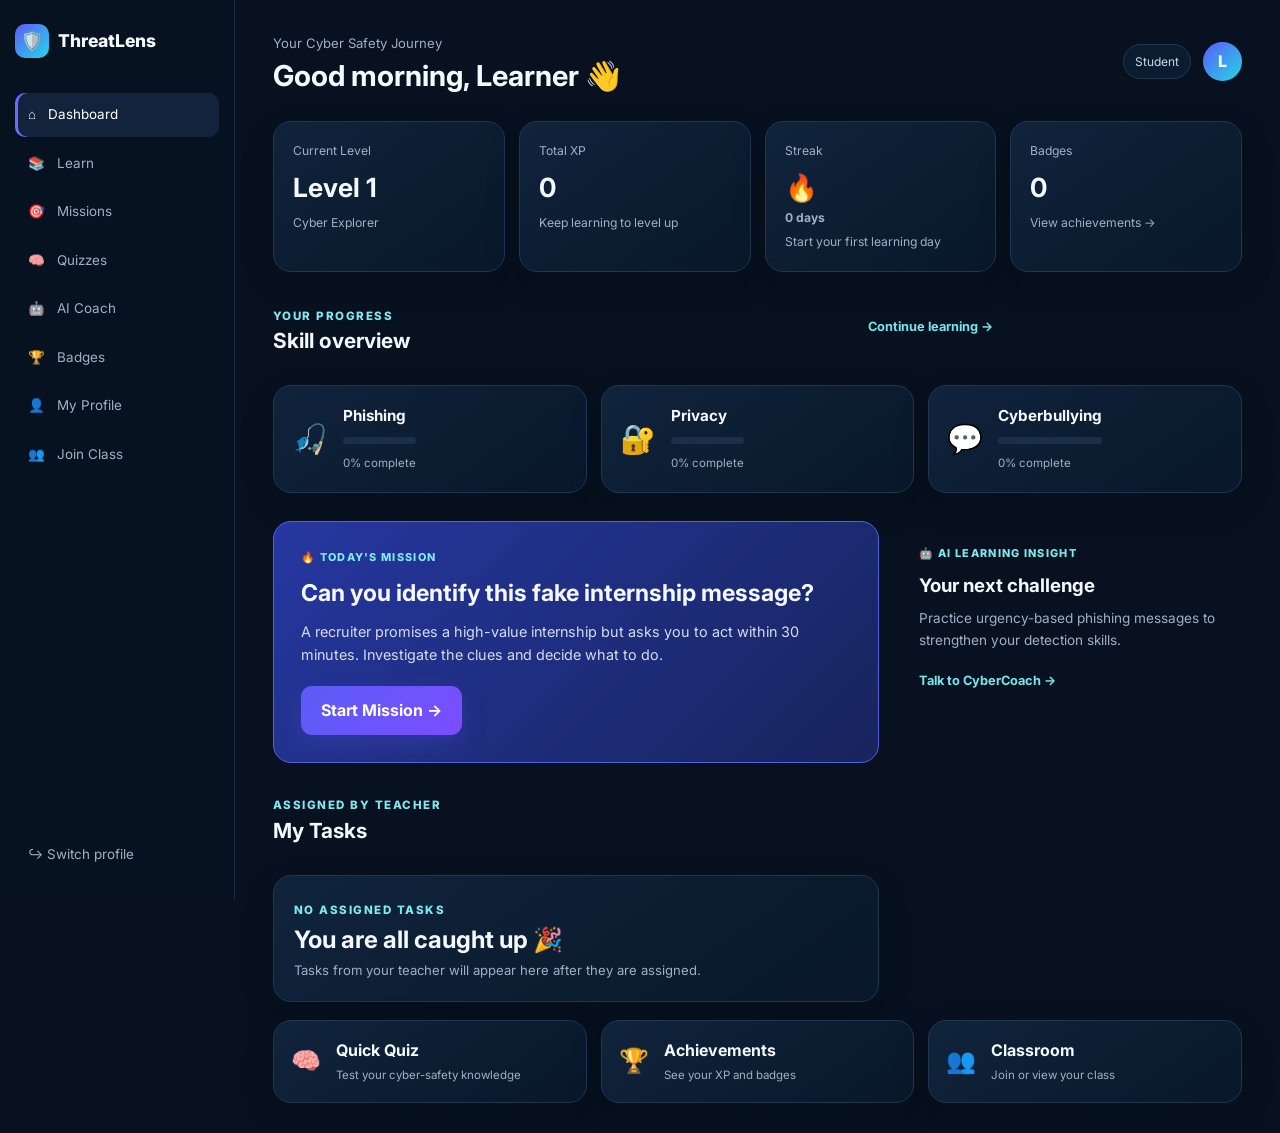
<file: threatlens_prototype/teacher.html>
<!DOCTYPE html>
<html lang="en">
<head>
  <meta charset="UTF-8">
  <meta name="viewport" content="width=device-width, initial-scale=1.0">
  <title>Teacher Dashboard | ThreatLens</title>
  <link rel="stylesheet" href="style.css">
</head>
<body>
  <div class="app-shell">
    <aside class="sidebar">
      <a class="brand" href="teacher.html"><span class="brand-icon">🛡️</span> ThreatLens</a>
      <nav class="side-nav">
        <a href="teacher.html" class="active">⌂ <span>Teacher Dashboard</span></a>
        <a href="learn.html">📚 <span>Learn</span></a>
        <a href="mission.html">🎯 <span>Missions</span></a>
        <a href="quiz.html">🧠 <span>Quizzes</span></a>
        <a href="coach.html">🤖 <span>AI Coach</span></a>
        <a href="badges.html">🏆 <span>My Badges</span></a>
      </nav>
      <a href="index.html" class="side-bottom" onclick="localStorage.removeItem('threatLensUser')">↪ Logout</a>
    </aside>

    <main class="main-content">
      <header class="topbar"><div><span class="muted">Educator view</span><h1>Teacher Dashboard 👨‍🏫</h1></div><div class="topbar-actions"><span class="pill">Teacher</span><a class="avatar" href="badges.html">T</a></div></header>

      <section class="teacher-hero">
        <div><span class="eyebrow">CLASS MANAGEMENT</span><h2>Create and manage your classes</h2><p>New classes begin with <b>0 students</b>. Share the generated code with students to let them join.</p></div>
        <div class="teacher-score"><span>Classes created</span><strong id="classCount">0</strong></div>
      </section>

      <section class="dashboard-grid">
        <article class="table-card">
          <div class="row-heading"><div><span class="eyebrow">CREATE CLASS</span><h2>Start a new class</h2></div></div>
          <p class="muted">The class will be empty until students actually join using its code.</p>
          <form id="createClassForm" style="display:flex;gap:10px;flex-wrap:wrap;margin-top:16px">
            <input id="newClassName" type="text" placeholder="e.g. Cyber Safety - CSE A" required style="flex:1;min-width:240px">
            <button class="btn" type="submit">Create Class →</button>
          </form>
        </article>
        <article class="insight-card">
          <span class="eyebrow">🤖 AI CLASS INSIGHT</span>
          <h2>Use AI Coach to support learning.</h2>
          <p>Teachers can also learn the same cyber-safety topics, while the class area stays focused on student participation.</p>
          <a href="coach.html" class="btn full">Open AI Coach →</a>
        </article>
      </section>


      <section class="table-card" style="margin-top:18px">
        <div class="row-heading"><div><span class="eyebrow">TASK ASSIGNMENT</span><h2>Assign a task to students</h2></div><span class="pill">Teacher → Student</span></div>
        <p class="muted">Create a task for a whole class or one joined student. Assigned tasks appear on the student's dashboard.</p>
        <form id="assignmentForm" style="display:grid;grid-template-columns:1fr 1fr;gap:10px;margin-top:16px">
          <select id="assignmentClass" required><option value="">Select class</option></select>
          <select id="assignmentStudent"><option value="all">All students in class</option></select>
          <input id="assignmentTitle" type="text" placeholder="Task title e.g. Complete Phishing Mission" required>
          <select id="assignmentTopic"><option value="phishing">Phishing</option><option value="privacy">Privacy</option><option value="cyberbullying">Cyberbullying</option></select>
          <input id="assignmentDue" type="date">
          <button class="btn" type="submit">Assign Task →</button>
        </form>
        <div id="assignmentList" style="margin-top:16px"></div>
      </section>

      <section class="section-heading row-heading" style="margin-top:28px"><div><span class="eyebrow">YOUR CLASSES</span><h2>Classes & students</h2></div></section>
      <section id="teacherClasses" class="dashboard-grid"></section>
    </main>
  </div>
  <script src="app.js"></script>
  <script>
    if (!requireRole('teacher')) {}
    document.getElementById('createClassForm').addEventListener('submit', function(e){ e.preventDefault(); createClass(); });
    document.getElementById('classCount').textContent = getClasses().length;
    const oldRender = renderTeacherClasses;
    renderTeacherClasses = function(){ oldRender(); document.getElementById('classCount').textContent = getClasses().length; };
    renderTeacherClasses();
    setupAssignments();
  </script>
</body>
</html>
</file>
<file: threatlens_prototype/style.css>
@import url('https://fonts.googleapis.com/css2?family=Inter:wght@400;500;600;700;800&display=swap');

:root{
  --bg:#07111f; --panel:#0d1b2f; --panel2:#10243d; --line:#203653;
  --text:#f4f8ff; --muted:#9fb0c6; --primary:#5b5cf6; --cyan:#24d7e8;
  --success:#35d39a; --danger:#ff647c; --warning:#ffbf5a; --white:#fff;
  --shadow:0 20px 60px rgba(0,0,0,.28); --radius:18px;
}
*{box-sizing:border-box;margin:0;padding:0}
html{scroll-behavior:smooth}
body{font-family:Inter,Arial,sans-serif;background:var(--bg);color:var(--text);line-height:1.6}
a{text-decoration:none;color:inherit}
button,input,select{font:inherit}
button{cursor:pointer}
.container{width:min(1160px,92%);margin:auto}
.navbar{height:76px;display:flex;align-items:center;justify-content:space-between}
.brand{font-weight:800;font-size:1.1rem;display:flex;align-items:center;gap:9px;white-space:nowrap}
.brand-icon{display:grid;place-items:center;width:34px;height:34px;border-radius:10px;background:linear-gradient(135deg,var(--primary),var(--cyan));font-size:18px}
.navbar nav{display:flex;align-items:center;gap:28px;color:var(--muted);font-size:.9rem}
.navbar nav a:hover,.text-link:hover{color:var(--white)}
.btn{display:inline-flex;align-items:center;justify-content:center;border:0;border-radius:11px;padding:12px 20px;background:linear-gradient(135deg,var(--primary),#7c4dff);color:white;font-weight:700;box-shadow:0 10px 25px rgba(91,92,246,.22);transition:.2s}
.btn:hover{transform:translateY(-2px);filter:brightness(1.08)}
.btn-small{padding:9px 15px;font-size:.82rem}
.btn-ghost{background:transparent;border:1px solid var(--line);box-shadow:none}
.full{width:100%}
.eyebrow{font-size:.72rem;letter-spacing:.13em;font-weight:800;color:#7fe9f1}
.hero{min-height:650px;display:grid;grid-template-columns:1.05fr .95fr;align-items:center;gap:50px}
.hero h1{font-size:clamp(3rem,6vw,5.2rem);line-height:1.02;letter-spacing:-.055em;margin:15px 0 22px}
.hero h1 span{color:#38d6e6}
.hero p{color:var(--muted);max-width:600px;font-size:1.08rem}
.hero-actions{display:flex;gap:12px;margin:30px 0}
.hero-stats{display:flex;gap:35px;margin-top:38px}
.hero-stats div{display:flex;flex-direction:column}.hero-stats strong{font-size:1.25rem}.hero-stats span{color:var(--muted);font-size:.78rem}
.hero-visual{min-height:450px;position:relative;display:grid;place-items:center}
.shield-orb{width:280px;height:330px;display:grid;place-items:center;font-size:120px;border-radius:48% 48% 42% 42%;background:radial-gradient(circle at 50% 30%,rgba(36,215,232,.3),rgba(91,92,246,.12) 45%,transparent 70%);border:1px solid rgba(91,92,246,.35);box-shadow:0 0 90px rgba(36,215,232,.12)}
.float-card{position:absolute;padding:14px 18px;background:rgba(13,27,47,.9);border:1px solid var(--line);border-radius:14px;box-shadow:var(--shadow);font-weight:700}
.float-card small{display:block;color:var(--muted);font-weight:400;margin-top:3px}.card-one{top:45px;left:0}.card-two{right:0;top:170px}.card-three{bottom:55px;left:45px}
.section{padding:90px 0}.section-alt{background:#091628;border-top:1px solid #12253c;border-bottom:1px solid #12253c}
.section-heading{max-width:720px;margin-bottom:32px}.section-heading h1,.section-heading h2{font-size:2rem;line-height:1.15;margin-top:7px}.section-heading p{color:var(--muted);margin-top:8px}.center{text-align:center;margin-left:auto;margin-right:auto}
.feature-grid{display:grid;grid-template-columns:repeat(4,1fr);gap:16px}.feature-card,.topic-card,.stat-card,.progress-card,.quick-card,.insight-card,.table-card,.callout,.profile-banner,.scenario-card,.decision-box,.coach-side,.quiz-card,.chat-card,.teacher-hero{background:linear-gradient(145deg,rgba(16,36,61,.96),rgba(9,24,42,.96));border:1px solid var(--line);border-radius:var(--radius);box-shadow:0 12px 35px rgba(0,0,0,.16)}
.feature-card{padding:25px}.feature-icon{font-size:2rem;margin-bottom:12px}.feature-card h3{margin-bottom:6px}.feature-card p,.topic-card p{color:var(--muted);font-size:.9rem}
.steps{display:grid;grid-template-columns:repeat(4,1fr);gap:18px}.steps>div{padding:22px;border:1px solid var(--line);border-radius:16px;background:rgba(13,27,47,.55)}.steps span{color:#6de4ed;font-weight:800}.steps h3{margin-top:10px}.steps p{color:var(--muted);font-size:.86rem}
.footer{border-top:1px solid var(--line);padding:22px 0;color:var(--muted);font-size:.78rem}.footer .container{display:flex;justify-content:space-between}

.auth-shell{min-height:100vh;display:grid;place-items:center;padding:40px 20px;background:radial-gradient(circle at 50% 10%,rgba(91,92,246,.18),transparent 35%)}
.auth-brand{position:absolute;top:30px;left:35px}
.auth-card{width:min(650px,100%);padding:35px;background:rgba(13,27,47,.96);border:1px solid var(--line);border-radius:24px;box-shadow:var(--shadow)}.auth-card.wide{width:min(700px,100%)}
.role-grid{display:grid;grid-template-columns:1fr 1fr;gap:14px;margin-bottom:22px}.role-option input{display:none}.role-box{display:block;padding:20px;border:1px solid var(--line);border-radius:15px;background:#0b1a2d;cursor:pointer}.role-box b{display:block;font-size:1rem;margin-bottom:5px}.role-box small{color:var(--muted)}.role-option input:checked+.role-box{border-color:#6f70ff;box-shadow:0 0 0 2px rgba(91,92,246,.2);background:rgba(91,92,246,.1)}
.form-label{display:block;font-size:.84rem;font-weight:600;margin:16px 0}.form-label input,.form-label select,.chat-input input{width:100%;margin-top:8px;padding:13px 14px;border:1px solid var(--line);background:#091729;color:var(--text);border-radius:11px;outline:none}.form-label input:focus,.form-label select:focus,.chat-input input:focus{border-color:#6e70ff}.auth-links{display:flex;justify-content:space-between;margin-top:18px;font-size:.8rem;color:var(--muted)}.auth-links a:hover{color:white}
.demo-code{margin-top:20px;padding:12px;background:#091729;border:1px dashed #36506d;border-radius:10px;text-align:center;color:var(--muted);font-size:.82rem}.success-panel{margin-top:18px;text-align:center;padding:25px;background:rgba(53,211,154,.08);border:1px solid rgba(53,211,154,.25);border-radius:15px}.success-icon{width:48px;height:48px;display:grid;place-items:center;border-radius:50%;margin:0 auto 10px;background:rgba(53,211,154,.15);color:var(--success);font-size:1.5rem}
.app-shell{display:flex;min-height:100vh}.sidebar{width:235px;background:#071221;border-right:1px solid #172b44;padding:24px 15px;display:flex;flex-direction:column;position:fixed;inset:0 auto 0 0}.side-nav{display:flex;flex-direction:column;gap:5px;margin-top:35px}.side-nav a,.side-bottom{padding:11px 13px;border-radius:10px;color:var(--muted);font-size:.84rem;display:flex;gap:12px;align-items:center}.side-nav a:hover,.side-nav a.active{background:#12233b;color:white}.side-nav a.active{box-shadow:inset 3px 0 #6b6cff}.side-bottom{margin-top:auto}.main-content{margin-left:235px;width:calc(100% - 235px);padding:30px 38px;max-width:1500px}.topbar{display:flex;align-items:center;justify-content:space-between;margin-bottom:28px}.topbar h1{font-size:1.8rem;line-height:1.2;margin-top:3px}.muted{color:var(--muted);font-size:.82rem}.topbar-actions{display:flex;align-items:center;gap:12px}.pill{padding:7px 11px;border:1px solid var(--line);background:#0c1c30;border-radius:999px;color:#cbd8e8;font-size:.75rem}.avatar{width:39px;height:39px;border-radius:50%;display:grid;place-items:center;background:linear-gradient(135deg,#5b5cf6,#24d7e8);font-weight:800}
.stats-grid{display:grid;grid-template-columns:repeat(4,1fr);gap:14px;margin-bottom:30px}.stat-card{padding:19px}.stat-card span,.stat-card small{display:block;color:var(--muted);font-size:.76rem}.stat-card strong{display:block;font-size:1.65rem;margin:5px 0}
.row-heading{display:flex;justify-content:space-between;align-items:center}.row-heading h2{font-size:1.3rem;margin-top:2px}.text-link{color:#78e6ed;font-size:.8rem;font-weight:700}
.progress-grid{display:grid;grid-template-columns:repeat(3,1fr);gap:14px;margin:18px 0 28px}.progress-card{display:flex;align-items:center;gap:15px;padding:18px}.progress-card>span{font-size:1.8rem}.progress-card h3{font-size:.95rem}.progress-card small{color:var(--muted);font-size:.72rem}.progress-bar{height:7px;background:#1b3048;border-radius:20px;overflow:hidden;margin:8px 0 5px}.progress-bar i{display:block;height:100%;background:linear-gradient(90deg,var(--primary),var(--cyan));border-radius:20px}
.dashboard-grid{display:grid;grid-template-columns:1.4fr .8fr;gap:16px;margin-bottom:18px}.mission-highlight{padding:27px;border-radius:var(--radius);background:linear-gradient(135deg,#2637a1,#17245c);border:1px solid #5264dc}.mission-highlight h2{font-size:1.45rem;max-width:600px;margin:8px 0}.mission-highlight p{color:#d6dcf2;max-width:700px;font-size:.9rem;margin-bottom:20px}.card-label{font-size:.68rem;font-weight:800;letter-spacing:.12em;color:#80eaf1}.coach-mini,.insight-card{padding:24px}.coach-mini h3{margin:8px 0}.coach-mini p{color:var(--muted);font-size:.85rem;margin-bottom:15px}.quick-grid{display:grid;grid-template-columns:repeat(3,1fr);gap:14px}.quick-card{display:flex;align-items:center;gap:15px;padding:17px}.quick-card>span{font-size:1.5rem}.quick-card b,.quick-card small{display:block}.quick-card small{color:var(--muted);font-size:.72rem;margin-top:3px}
.topic-grid{display:grid;grid-template-columns:repeat(3,1fr);gap:18px}.topic-card{padding:28px}.topic-card .topic-icon{font-size:2.2rem;margin-bottom:12px}.topic-card .tag{font-size:.65rem;font-weight:800;letter-spacing:.12em}.topic-card h2{margin:7px 0}.topic-card ul{list-style:none;margin:18px 0;color:#c4d0df;font-size:.8rem}.topic-card li{padding:5px 0}.topic-card li::before{content:"✓";color:var(--success);margin-right:8px}.topic-card .btn{width:100%}.topic-card.phishing{border-top:3px solid #7c63ff}.topic-card.privacy{border-top:3px solid #36d5a0}.topic-card.cyberbullying{border-top:3px solid #ff6d91}
.callout{margin-top:22px;padding:25px;display:flex;align-items:center;justify-content:space-between}.callout h2{margin:4px 0}.callout p{color:var(--muted);font-size:.84rem}
.mission-layout{display:grid;grid-template-columns:1fr 300px;gap:18px}.scenario-card,.decision-box,.coach-side{padding:23px}.message-header{display:flex;align-items:center;gap:13px;border-bottom:1px solid var(--line);padding-bottom:16px}.message-header>span:first-child{font-size:1.5rem}.message-header small{display:block;color:var(--muted);font-size:.72rem}.risk{margin-left:auto;padding:5px 8px;background:rgba(255,100,124,.12);color:#ff8294;border-radius:7px;font-size:.62rem;font-weight:800}.message-body{padding:25px 10px 8px}.message-body h3{margin-bottom:12px}.message-body p{color:#c5d2e1;margin:8px 0}.message-body u{color:#ff9bb0}.decision-box{margin-top:15px}.choice{display:block;width:100%;text-align:left;background:#0a192c;color:#dce7f3;border:1px solid var(--line);border-radius:10px;padding:13px;margin-top:9px}.choice:hover{border-color:#6870ff;background:#101f38}.choice.correct{border-color:var(--success);background:rgba(53,211,154,.08)}.choice.wrong{border-color:var(--danger);background:rgba(255,100,124,.08)}.coach-side{text-align:center;height:max-content}.coach-avatar{width:58px;height:58px;display:grid;place-items:center;background:#152b45;border-radius:50%;font-size:1.7rem;margin:0 auto 10px}.coach-side p{font-size:.8rem;margin:7px 0 18px}.hint-box{margin:14px 0;padding:12px;text-align:left;background:#111f35;border:1px solid #334b6c;border-radius:10px;font-size:.78rem;color:#c9d6e6}.result-box{margin-top:14px;padding:13px;border-radius:10px;font-size:.82rem}.result-box.success{background:rgba(53,211,154,.09);border:1px solid rgba(53,211,154,.3);color:#aaf1d4}.result-box.error{background:rgba(255,100,124,.09);border:1px solid rgba(255,100,124,.3);color:#ffc0ca}
.quiz-card{max-width:850px;margin:20px auto;padding:32px}.quiz-progress{height:7px;background:#1a2e47;border-radius:20px;overflow:hidden;margin-bottom:30px}.quiz-progress i{display:block;height:100%;background:linear-gradient(90deg,var(--primary),var(--cyan))}.quiz-card h2{font-size:1.45rem;margin:10px 0 22px}.options{display:grid;gap:10px}.quiz-option{padding:14px 16px;border:1px solid var(--line);background:#0a192c;border-radius:11px;text-align:left;color:#dbe6f2}.quiz-option:hover{border-color:#6b6cff}.quiz-option.selected{border-color:#6b6cff;background:rgba(91,92,246,.1)}.quiz-option.correct{border-color:var(--success);background:rgba(53,211,154,.08)}.quiz-option.wrong{border-color:var(--danger);background:rgba(255,100,124,.08)}.quiz-card #nextQuestion{margin-top:16px}
.online{color:#8ceac5;font-size:.78rem}.online i{display:inline-block;width:7px;height:7px;background:var(--success);border-radius:50%;margin-right:5px}.coach-page{display:grid;grid-template-columns:1fr 310px;gap:18px}.chat-card{min-height:570px;display:flex;flex-direction:column}.chat-messages{flex:1;padding:25px;overflow:auto}.chat-row{display:flex;gap:10px;margin-bottom:16px}.chat-row.user{justify-content:flex-end}.chat-avatar{width:34px;height:34px;border-radius:50%;display:grid;place-items:center;background:#182e48;flex:none}.bubble{max-width:75%;padding:11px 14px;border-radius:13px;background:#13263e;color:#d8e3ef;font-size:.82rem}.user .bubble{background:#3339a3}.suggestions{display:flex;gap:7px;flex-wrap:wrap;padding:0 20px 14px}.suggestions button{border:1px solid var(--line);background:#0b1b2f;color:#b9c8d9;border-radius:999px;padding:7px 10px;font-size:.7rem}.chat-input{display:flex;gap:9px;padding:15px;border-top:1px solid var(--line)}.chat-input input{margin:0}.insight-card hr{border:0;border-top:1px solid var(--line);margin:22px 0}.check-list{list-style:none;color:#c9d5e3;font-size:.8rem}.check-list li{margin:8px 0}.check-list li::before{content:"✓";color:var(--success);margin-right:9px}.recommendation{margin-top:18px;padding:15px;background:rgba(91,92,246,.1);border:1px solid #3b4791;border-radius:12px}.recommendation p{font-size:.8rem;color:var(--muted);margin:6px 0 13px}
.profile-banner{display:flex;align-items:center;gap:18px;padding:23px;margin-bottom:30px}.avatar.big{width:68px;height:68px;font-size:1.3rem}.profile-banner h2{margin:3px 0}.profile-banner p{color:var(--muted);font-size:.78rem}.profile-xp{margin-left:auto;width:240px}.profile-xp b{font-size:.9rem}.profile-xp small{color:var(--muted);font-size:.7rem}.badge-grid{display:grid;grid-template-columns:repeat(3,1fr);gap:15px}.badge-card{text-align:center;padding:25px;border-radius:16px;background:#0d1b2f;border:1px solid var(--line)}.badge-icon{width:72px;height:72px;display:grid;place-items:center;border-radius:50%;margin:0 auto 12px;background:linear-gradient(135deg,#273cbd,#4d3a9e);font-size:2rem}.badge-card h3{font-size:.92rem}.badge-card p{font-size:.76rem;color:var(--muted);margin:5px 0 10px}.badge-card span{font-size:.6rem;font-weight:800;color:var(--success)}.badge-card:not(.unlocked){opacity:.48}.badge-card:not(.unlocked) .badge-icon{filter:grayscale(1)}
.teacher-hero{display:flex;justify-content:space-between;align-items:center;padding:25px;margin-bottom:18px}.teacher-hero h2{margin:5px 0}.teacher-hero p{color:var(--muted);font-size:.8rem}.teacher-score{width:220px}.teacher-score span{font-size:.75rem;color:var(--muted)}.teacher-score strong{display:block;font-size:1.6rem}.table-card{padding:20px}.table-wrap{overflow:auto;margin-top:15px}table{width:100%;border-collapse:collapse;font-size:.76rem}th,td{text-align:left;padding:12px;border-bottom:1px solid var(--line)}th{color:var(--muted);font-weight:600}td{color:#d5e0ed}
.hidden{display:none!important}

@media(max-width:1050px){.feature-grid,.steps{grid-template-columns:repeat(2,1fr)}.sidebar{width:210px}.main-content{margin-left:210px;width:calc(100% - 210px)}.hero{grid-template-columns:1fr}.hero-visual{display:none}.stats-grid{grid-template-columns:repeat(2,1fr)}.topic-grid,.badge-grid{grid-template-columns:1fr 1fr}}
@media(max-width:760px){.navbar nav a:not(.btn){display:none}.hero{min-height:auto;padding:70px 0}.hero h1{font-size:3rem}.footer .container{flex-direction:column;gap:7px}.sidebar{width:68px;padding:20px 10px}.sidebar .brand{font-size:0;justify-content:center}.sidebar .brand-icon{font-size:18px}.side-nav a span,.side-bottom{display:none}.side-nav a{justify-content:center}.main-content{margin-left:68px;width:calc(100% - 68px);padding:22px 16px}.topbar h1{font-size:1.35rem}.stats-grid,.progress-grid,.dashboard-grid,.quick-grid,.topic-grid,.badge-grid,.mission-layout,.coach-page{grid-template-columns:1fr}.role-grid{grid-template-columns:1fr}.callout,.teacher-hero{align-items:flex-start;gap:18px;flex-direction:column}.profile-banner{align-items:flex-start;flex-wrap:wrap}.profile-xp{margin-left:0;width:100%}.auth-brand{left:20px}.auth-card{padding:24px}.hero-stats{gap:20px}.feature-grid,.steps{grid-template-columns:1fr}}

.learning-intro{margin:0 0 22px;padding:24px 26px;background:linear-gradient(145deg,rgba(16,36,61,.96),rgba(9,24,42,.96));border:1px solid var(--line);border-radius:var(--radius)}
.learning-intro h2{margin:5px 0 8px}.learning-intro p{color:var(--muted);max-width:850px;line-height:1.7}
.learning-topic-list{display:grid;gap:20px}.learning-topic{padding:26px;background:linear-gradient(145deg,rgba(16,36,61,.96),rgba(9,24,42,.96));border:1px solid var(--line);border-radius:var(--radius);border-top:3px solid var(--primary)}
.learning-topic.privacy{border-top-color:#36d5a0}.learning-topic.cyberbullying{border-top-color:#ff6d91}
.learning-topic-head{display:flex;gap:16px;align-items:flex-start;margin-bottom:22px}.learning-topic-head .topic-icon{font-size:2.2rem}.learning-topic-head h2{margin:4px 0 5px}.learning-topic-head p{color:var(--muted);margin:0}
.content-grid{display:grid;grid-template-columns:repeat(3,1fr);gap:18px;margin-bottom:20px}.content-grid>div{background:rgba(255,255,255,.025);border:1px solid rgba(255,255,255,.06);border-radius:14px;padding:18px}.content-grid h3{font-size:1rem;margin-bottom:10px}.content-grid p,.content-grid li,.content-grid ol{color:#c4d0df;font-size:.86rem;line-height:1.65}.content-grid ul,.content-grid ol{padding-left:20px;margin:0}.content-grid li{margin:5px 0}
@media(max-width:900px){.content-grid{grid-template-columns:1fr}}
.student-list{display:grid;grid-template-columns:repeat(2,minmax(0,1fr));gap:10px;margin-top:14px}.empty-state{padding:18px;border:1px dashed var(--line);border-radius:12px;color:var(--muted);background:rgba(255,255,255,.02)}@media(max-width:700px){.student-list{grid-template-columns:1fr}}

.teacher-extension{margin:0 0 20px;padding:18px 20px;border:1px solid #394b82;border-radius:15px;background:linear-gradient(145deg,rgba(91,92,246,.11),rgba(36,215,232,.045));}
.teacher-extension-title{font-weight:800;color:#e9edff;margin-bottom:14px}.teacher-extension-title span{font-size:.62rem;font-weight:700;color:#8de9ef;border:1px solid rgba(127,233,241,.25);padding:4px 7px;border-radius:999px;margin-left:8px;vertical-align:middle}
.teacher-extension-grid{display:grid;grid-template-columns:repeat(3,1fr);gap:12px}.teacher-extension-grid>div{padding:14px;border:1px solid rgba(255,255,255,.07);border-radius:12px;background:rgba(5,15,28,.35)}.teacher-extension-grid h3{font-size:.86rem;margin-bottom:6px}.teacher-extension-grid p{color:#c4d0df;font-size:.78rem;line-height:1.6}
@media(max-width:900px){.teacher-extension-grid{grid-template-columns:1fr}}

/* Mission role/filter UI */
.mission-filters{display:flex;gap:10px;flex-wrap:wrap;margin-bottom:18px}
.mission-filter{border:1px solid rgba(255,255,255,.10);background:rgba(255,255,255,.035);color:#c9d4e7;padding:9px 14px;border-radius:999px;cursor:pointer;font-weight:700}
.mission-filter.active{background:linear-gradient(135deg,#5b5cf6,#24d7e8);color:#fff;border-color:transparent}
.mission-list{display:grid;grid-template-columns:repeat(2,1fr);gap:14px}
.mission-card{width:100%;text-align:left;border:1px solid rgba(255,255,255,.08);border-radius:16px;background:linear-gradient(145deg,rgba(91,92,246,.09),rgba(36,215,232,.035));padding:18px;color:#e9edff;cursor:pointer;transition:.2s}
.mission-card:hover{transform:translateY(-2px);border-color:#5969a8}
.mission-card-top{display:flex;align-items:center;justify-content:space-between;margin-bottom:12px}
.mission-icon{font-size:1.45rem}.mission-tag{font-size:.65rem;font-weight:800;color:#8de9ef;border:1px solid rgba(127,233,241,.25);padding:4px 7px;border-radius:999px}
.mission-card h3{margin:0 0 7px;font-size:1rem}.mission-card p{margin:0;color:#b9c6d9;font-size:.8rem;line-height:1.55;min-height:50px}
.mission-card-footer{display:flex;justify-content:space-between;margin-top:16px;color:#91a3be;font-size:.72rem;font-weight:800}.mission-card-footer span:last-child{color:#8de9ef}
@media(max-width:900px){.mission-list{grid-template-columns:1fr}}
.profile-main-card{margin-bottom:18px}.profile-stats{margin-bottom:28px}.profile-topic-grid{display:grid;grid-template-columns:repeat(3,1fr);gap:14px;margin:16px 0 28px}.profile-topic-grid .progress-card{min-height:72px}.profile-main-card .progress-bar{margin-top:10px}@media(max-width:900px){.profile-topic-grid{grid-template-columns:1fr}}
.small-note{font-size:12px;margin-top:-4px;margin-bottom:14px}
</file>
